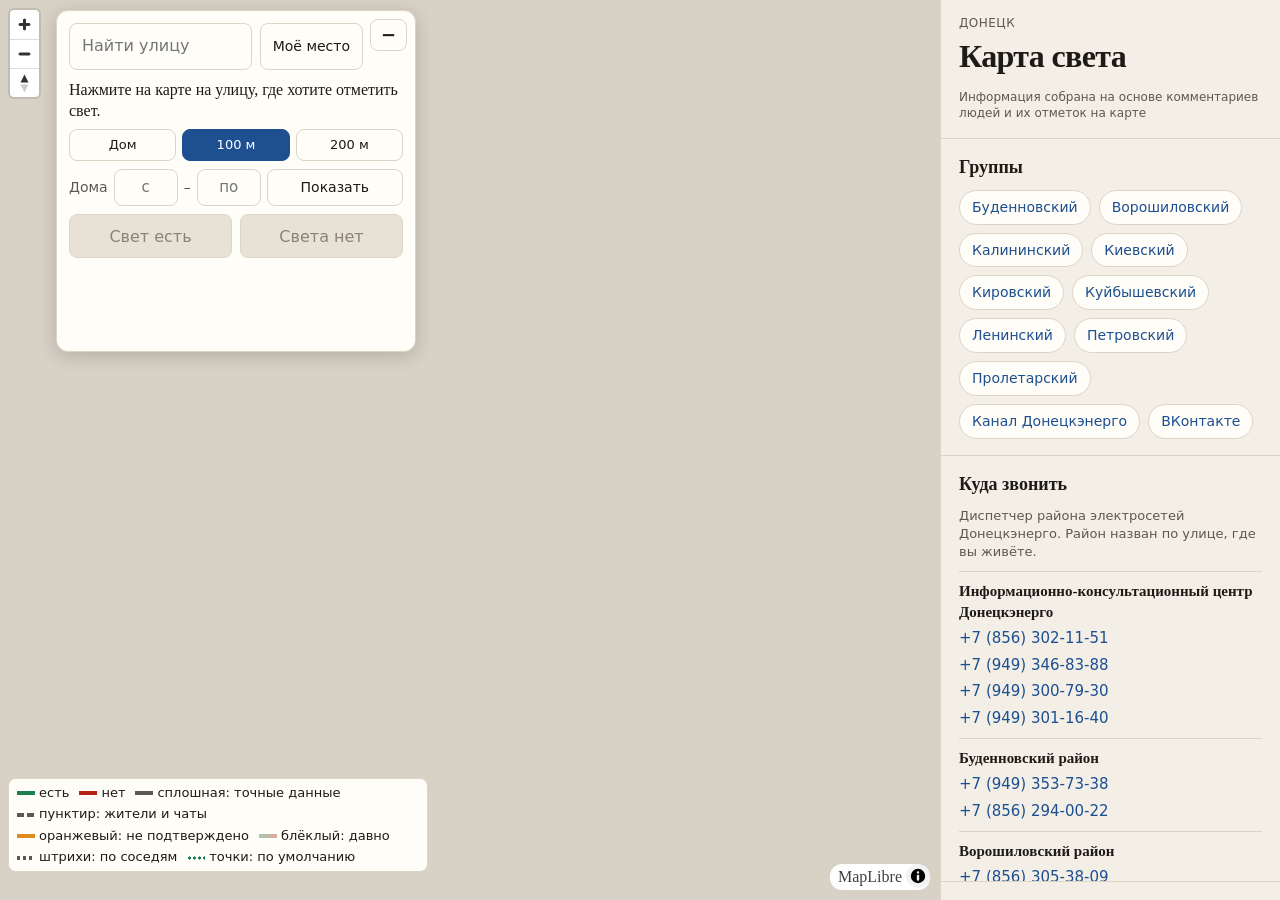
<file: index.html>
<!DOCTYPE html>
<html lang="ru">
<head>
  <meta charset="utf-8">
  <meta name="viewport" content="width=device-width, initial-scale=1">
  <meta name="yandex-verification" content="28be99af0fad154b">
  <title>Карта света Донецка: есть ли свет сейчас, отключения по улицам</title>
  <meta name="description" content="Карта света Донецка: по каждой улице видно, есть ли свет сейчас, когда отмечено и насколько этому можно верить. Отметки жителей, график отключений Киевского района, телефоны диспетчеров.">
  <meta name="robots" content="index, follow, max-image-preview:large">
  <meta name="theme-color" content="#f3efe6">
  <link rel="canonical" href="https://xn----ctbhcc4athwm3c.xn--p1ai/">
  <meta property="og:type" content="website">
  <meta property="og:site_name" content="Карта света">
  <meta property="og:locale" content="ru_RU">
  <meta property="og:title" content="Карта света Донецка: есть ли свет сейчас, отключения по улицам">
  <meta property="og:description" content="Карта света Донецка: по каждой улице видно, есть ли свет сейчас, когда отмечено и насколько этому можно верить. Отметки жителей, график отключений Киевского района, телефоны диспетчеров.">
  <meta property="og:url" content="https://xn----ctbhcc4athwm3c.xn--p1ai/">
  <meta property="og:image" content="https://xn----ctbhcc4athwm3c.xn--p1ai/og.png">
  <meta property="og:image:width" content="1200">
  <meta property="og:image:height" content="630">
  <meta name="twitter:card" content="summary_large_image">
  <meta name="twitter:title" content="Карта света Донецка: есть ли свет сейчас, отключения по улицам">
  <meta name="twitter:description" content="Карта света Донецка: по каждой улице видно, есть ли свет сейчас, когда отмечено и насколько этому можно верить. Отметки жителей, график отключений Киевского района, телефоны диспетчеров.">
  <meta name="twitter:image" content="https://xn----ctbhcc4athwm3c.xn--p1ai/og.png">
  <link rel="icon" type="image/png" sizes="120x120" href="/favicon-120.png">
  <link rel="icon" href="/favicon.svg" type="image/svg+xml">
  <link rel="apple-touch-icon" href="/apple-touch-icon.png">
  <script type="application/ld+json">{"@context": "https://schema.org", "@type": "WebSite", "name": "Карта света", "alternateName": ["Свет Донецк", "Свет-Донецк.рф"], "url": "https://xn----ctbhcc4athwm3c.xn--p1ai/", "inLanguage": "ru"}</script>
  <script type="application/ld+json">{"@context": "https://schema.org", "@type": "WebApplication", "name": "Карта света Донецка", "url": "https://xn----ctbhcc4athwm3c.xn--p1ai/", "applicationCategory": "UtilitiesApplication", "operatingSystem": "Any", "browserRequirements": "Requires JavaScript", "inLanguage": "ru", "description": "Карта света Донецка: по каждой улице видно, есть ли свет сейчас, когда отмечено и насколько этому можно верить. Отметки жителей, график отключений Киевского района, телефоны диспетчеров.", "areaServed": {"@type": "City", "name": "Донецк"}, "offers": {"@type": "Offer", "price": "0", "priceCurrency": "RUB"}}</script>
  <script type="application/ld+json">{"@context": "https://schema.org", "@type": "FAQPage", "mainEntity": [{"@type": "Question", "name": "Как узнать, есть ли свет в Донецке прямо сейчас?", "acceptedAnswer": {"@type": "Answer", "text": "Откройте карту света: цвет каждой улицы показывает последнюю отметку, а блёклость показывает её возраст. Зелёный значит «свет есть», красный «света нет», серый «за сутки данных нет». Нажмите на улицу, чтобы увидеть, когда её отмечали и сколько людей это подтвердили."}}, {"@type": "Question", "name": "Откуда берутся данные о свете?", "acceptedAnswer": {"@type": "Answer", "text": "Из отметок жителей на карте, сообщений в районных чатах и каналах, датчиков у жителей с постоянным интернетом и графика подачи света Киевского района. Точные данные рисуются сплошной линией, слова людей пунктиром."}}, {"@type": "Question", "name": "Куда звонить, если нет света?", "acceptedAnswer": {"@type": "Answer", "text": "В информационно-консультационный центр Донецкэнерго: +7 (856) 302-11-51 и +7 (949) 300-79-30. Телефоны диспетчеров всех девяти районов собраны на странице «Куда звонить»."}}, {"@type": "Question", "name": "Это официальный сайт Донецкэнерго?", "acceptedAnswer": {"@type": "Answer", "text": "Нет. Карта света независимый проект жителей: данные собраны из отметок людей и открытых источников, поэтому важное проверяйте по телефону диспетчера."}}, {"@type": "Question", "name": "Как отметить свет на своей улице?", "acceptedAnswer": {"@type": "Answer", "text": "Нажмите на карте на свою улицу, выберите размер области вокруг точки и кнопку «Свет есть» или «Света нет». Отметка сразу видна всем."}}]}</script>
  <link rel="stylesheet" href="vendor/maplibre/maplibre-gl.css">
  <link rel="stylesheet" href="styles.css?v=21">
  <script>
    (function(m,e,t,r,i,k,a){m[i]=m[i]||function(){(m[i].a=m[i].a||[]).push(arguments)};
    m[i].l=1*new Date();
    for (var j=0;j<document.scripts.length;j++){if(document.scripts[j].src===r){return;}}
    k=e.createElement(t),a=e.getElementsByTagName(t)[0],k.async=1,k.src=r,a.parentNode.insertBefore(k,a)})
    (window,document,"script","https://mc.yandex.ru/metrika/tag.js","ym");
    ym(113728535,"init",{clickmap:true,trackLinks:true,accurateTrackBounce:true});
  </script>
  <noscript><div><img src="https://mc.yandex.ru/watch/113728535" style="position:absolute;left:-9999px" alt=""></div></noscript>
</head>
<body>
  <main id="map">
    <section class="card" id="card">
      <button id="unpick" type="button" class="close" aria-label="Закрыть">×</button>
      <button id="fold" type="button" class="fold" aria-label="Свернуть окно" aria-expanded="true">−</button>
      <div class="search">
        <input id="query" type="search" placeholder="Найти улицу" autocomplete="off" aria-label="Улица">
        <button id="here" type="button" class="btn ghost">Моё место</button>
        <ul id="results" class="results" hidden></ul>
      </div>
      <p id="picked" class="picked">Нажмите на карте на улицу, где хотите отметить свет.</p>
      <div id="scopes" class="chips" role="group" aria-label="Длина участка">
        <button type="button" data-r="18">Дом</button>
        <button type="button" data-r="100" class="on">100 м</button>
        <button type="button" data-r="200">200 м</button>
      </div>
      <div class="houses">
        <span>Дома</span>
        <input id="h-from" type="text" inputmode="numeric" placeholder="с" autocomplete="off" aria-label="Дома с номера">
        <span>–</span>
        <input id="h-to" type="text" inputmode="numeric" placeholder="по" autocomplete="off" aria-label="Дома по номер">
        <button id="h-go" type="button" class="btn ghost">Показать</button>
      </div>
      <div class="actions">
        <button id="on" type="button" class="btn on" disabled>Свет есть</button>
        <button id="off" type="button" class="btn off" disabled>Света нет</button>
      </div>
      <p id="mark-note" class="note"></p>
      <div id="watch" class="watch" hidden>
        <p id="watch-text" class="watch-text"></p>
        <button id="watch-off" type="button" class="btn ghost" hidden>Отключить датчик</button>
      </div>
    </section>
    <p id="bulletin" class="bulletin" hidden></p>
    <div class="legend legend-overlay">
      <span><i class="swatch on"></i>есть</span>
      <span><i class="swatch off"></i>нет</span>
      <span><i class="swatch solid"></i>сплошная: точные данные</span>
      <span><i class="swatch dash"></i>пунктир: жители и чаты</span>
      <span><i class="swatch unv"></i>оранжевый: не подтверждено</span>
      <span><i class="swatch fade"></i>блёклый: давно</span>
      <span><i class="swatch nbr"></i>штрихи: по соседям</span>
      <span><i class="swatch base"></i>точки: по умолчанию</span>
    </div>
  </main>
  <aside>
    <header class="mast">
      <p class="eyebrow">Донецк</p>
      <h1>Карта света</h1>
      <p class="mast-note">Информация собрана на основе комментариев людей и их отметок на карте</p>
    </header>

    <section class="block">
      <h2>Группы</h2>
      <div id="groups" class="pills"></div>
    </section>

    <section class="block">
      <h2>Куда звонить</h2>
      <div id="phones"></div>
    </section>

    <section class="block">
      <h2>Разделы</h2>
      <div class="pills">
        <a class="pill" href="/rayony">Районы</a>
        <a class="pill" href="/ulicy">Улицы</a>
        <a class="pill" href="/grafik">График отключений</a>
        <a class="pill" href="/telefony">Куда звонить</a>
      </div>
    </section>

    <section class="block faq">
      <h2>Свет в Донецке: частые вопросы</h2>
      <h3>Как узнать, есть ли свет в Донецке прямо сейчас?</h3><p>Откройте карту света: цвет каждой улицы показывает последнюю отметку, а блёклость показывает её возраст. Зелёный значит «свет есть», красный «света нет», серый «за сутки данных нет». Нажмите на улицу, чтобы увидеть, когда её отмечали и сколько людей это подтвердили.</p><h3>Откуда берутся данные о свете?</h3><p>Из отметок жителей на карте, сообщений в районных чатах и каналах, датчиков у жителей с постоянным интернетом и графика подачи света Киевского района. Точные данные рисуются сплошной линией, слова людей пунктиром.</p><h3>Куда звонить, если нет света?</h3><p>В информационно-консультационный центр Донецкэнерго: +7 (856) 302-11-51 и +7 (949) 300-79-30. Телефоны диспетчеров всех девяти районов собраны на странице «Куда звонить».</p><h3>Это официальный сайт Донецкэнерго?</h3><p>Нет. Карта света независимый проект жителей: данные собраны из отметок людей и открытых источников, поэтому важное проверяйте по телефону диспетчера.</p><h3>Как отметить свет на своей улице?</h3><p>Нажмите на карте на свою улицу, выберите размер области вокруг точки и кнопку «Свет есть» или «Света нет». Отметка сразу видна всем.</p>
    </section>

    <p class="foot"><a href="{{HOME}}">Город Донецк</a>. <a href="about.html">О карте и источниках</a>. Линии улиц © участники OpenStreetMap.</p>

    <div id="last-mark" class="last-mark" aria-live="polite"></div>
  </aside>
  <script src="vendor/maplibre/maplibre-gl.js"></script>
  <script src="app.js?v=33"></script>
</body>
</html>
</file>
<file: vendor/maplibre/maplibre-gl.css>
.maplibregl-map{font:12px/20px Helvetica Neue,Arial,Helvetica,sans-serif;overflow:hidden;position:relative;-webkit-tap-highlight-color:rgb(0 0 0/0)}.maplibregl-canvas{left:0;position:absolute;top:0}.maplibregl-map:fullscreen{height:100%;width:100%}.maplibregl-ctrl-group button.maplibregl-ctrl-compass{touch-action:none}.maplibregl-canvas-container.maplibregl-interactive,.maplibregl-ctrl-group button.maplibregl-ctrl-compass{cursor:grab;-webkit-user-select:none;-moz-user-select:none;user-select:none}.maplibregl-canvas-container.maplibregl-interactive.maplibregl-track-pointer{cursor:pointer}.maplibregl-canvas-container.maplibregl-interactive:active,.maplibregl-ctrl-group button.maplibregl-ctrl-compass:active{cursor:grabbing}.maplibregl-canvas-container.maplibregl-touch-zoom-rotate,.maplibregl-canvas-container.maplibregl-touch-zoom-rotate .maplibregl-canvas{touch-action:pan-x pan-y}.maplibregl-canvas-container.maplibregl-touch-drag-pan,.maplibregl-canvas-container.maplibregl-touch-drag-pan .maplibregl-canvas{touch-action:pinch-zoom}.maplibregl-canvas-container.maplibregl-touch-zoom-rotate.maplibregl-touch-drag-pan,.maplibregl-canvas-container.maplibregl-touch-zoom-rotate.maplibregl-touch-drag-pan .maplibregl-canvas{touch-action:none}.maplibregl-canvas-container.maplibregl-touch-drag-pan.maplibregl-cooperative-gestures,.maplibregl-canvas-container.maplibregl-touch-drag-pan.maplibregl-cooperative-gestures .maplibregl-canvas{touch-action:pan-x pan-y}.maplibregl-ctrl-bottom-left,.maplibregl-ctrl-bottom-right,.maplibregl-ctrl-top-left,.maplibregl-ctrl-top-right{pointer-events:none;position:absolute;z-index:2}.maplibregl-ctrl-top-left{left:0;top:0}.maplibregl-ctrl-top-right{right:0;top:0}.maplibregl-ctrl-bottom-left{bottom:0;left:0}.maplibregl-ctrl-bottom-right{bottom:0;right:0}.maplibregl-ctrl{clear:both;pointer-events:auto;transform:translate(0)}.maplibregl-ctrl-top-left .maplibregl-ctrl{float:left;margin:10px 0 0 10px}.maplibregl-ctrl-top-right .maplibregl-ctrl{float:right;margin:10px 10px 0 0}.maplibregl-ctrl-bottom-left .maplibregl-ctrl{float:left;margin:0 0 10px 10px}.maplibregl-ctrl-bottom-right .maplibregl-ctrl{float:right;margin:0 10px 10px 0}.maplibregl-ctrl-group{background:#fff;border-radius:4px}.maplibregl-ctrl-group:not(:empty){box-shadow:0 0 0 2px rgba(0,0,0,.1)}@media (forced-colors:active){.maplibregl-ctrl-group:not(:empty){box-shadow:0 0 0 2px ButtonText}}.maplibregl-ctrl-group button{background-color:transparent;border:0;box-sizing:border-box;cursor:pointer;display:block;height:29px;outline:none;padding:0;width:29px}.maplibregl-ctrl-group button+button{border-top:1px solid #ddd}.maplibregl-ctrl button .maplibregl-ctrl-icon{background-position:50%;background-repeat:no-repeat;display:block;height:100%;width:100%}@media (forced-colors:active){.maplibregl-ctrl-icon{background-color:transparent}.maplibregl-ctrl-group button+button{border-top:1px solid ButtonText}}.maplibregl-ctrl button::-moz-focus-inner{border:0;padding:0}.maplibregl-ctrl-attrib-button:focus,.maplibregl-ctrl-group button:focus{box-shadow:0 0 2px 2px #0096ff}.maplibregl-ctrl button:disabled{cursor:not-allowed}.maplibregl-ctrl button:disabled .maplibregl-ctrl-icon{opacity:.25}@media (hover:hover){.maplibregl-ctrl button:not(:disabled):hover{background-color:rgb(0 0 0/5%)}}.maplibregl-ctrl button:not(:disabled):active{background-color:rgb(0 0 0/5%)}.maplibregl-ctrl-group button:focus:focus-visible{box-shadow:0 0 2px 2px #0096ff}.maplibregl-ctrl-group button:focus:not(:focus-visible){box-shadow:none}.maplibregl-ctrl-group button:focus:first-child{border-radius:4px 4px 0 0}.maplibregl-ctrl-group button:focus:last-child{border-radius:0 0 4px 4px}.maplibregl-ctrl-group button:focus:only-child{border-radius:inherit}.maplibregl-ctrl button.maplibregl-ctrl-zoom-out .maplibregl-ctrl-icon{background-image:url("data:image/svg+xml;charset=utf-8,%3Csvg xmlns='http://www.w3.org/2000/svg' width='29' height='29' fill='%23333' viewBox='0 0 29 29'%3E%3Cpath d='M10 13c-.75 0-1.5.75-1.5 1.5S9.25 16 10 16h9c.75 0 1.5-.75 1.5-1.5S19.75 13 19 13z'/%3E%3C/svg%3E")}.maplibregl-ctrl button.maplibregl-ctrl-zoom-in .maplibregl-ctrl-icon{background-image:url("data:image/svg+xml;charset=utf-8,%3Csvg xmlns='http://www.w3.org/2000/svg' width='29' height='29' fill='%23333' viewBox='0 0 29 29'%3E%3Cpath d='M14.5 8.5c-.75 0-1.5.75-1.5 1.5v3h-3c-.75 0-1.5.75-1.5 1.5S9.25 16 10 16h3v3c0 .75.75 1.5 1.5 1.5S16 19.75 16 19v-3h3c.75 0 1.5-.75 1.5-1.5S19.75 13 19 13h-3v-3c0-.75-.75-1.5-1.5-1.5'/%3E%3C/svg%3E")}@media (forced-colors:active){.maplibregl-ctrl button.maplibregl-ctrl-zoom-out .maplibregl-ctrl-icon{background-image:url("data:image/svg+xml;charset=utf-8,%3Csvg xmlns='http://www.w3.org/2000/svg' width='29' height='29' fill='%23fff' viewBox='0 0 29 29'%3E%3Cpath d='M10 13c-.75 0-1.5.75-1.5 1.5S9.25 16 10 16h9c.75 0 1.5-.75 1.5-1.5S19.75 13 19 13z'/%3E%3C/svg%3E")}.maplibregl-ctrl button.maplibregl-ctrl-zoom-in .maplibregl-ctrl-icon{background-image:url("data:image/svg+xml;charset=utf-8,%3Csvg xmlns='http://www.w3.org/2000/svg' width='29' height='29' fill='%23fff' viewBox='0 0 29 29'%3E%3Cpath d='M14.5 8.5c-.75 0-1.5.75-1.5 1.5v3h-3c-.75 0-1.5.75-1.5 1.5S9.25 16 10 16h3v3c0 .75.75 1.5 1.5 1.5S16 19.75 16 19v-3h3c.75 0 1.5-.75 1.5-1.5S19.75 13 19 13h-3v-3c0-.75-.75-1.5-1.5-1.5'/%3E%3C/svg%3E")}}@media (forced-colors:active) and (prefers-color-scheme:light){.maplibregl-ctrl button.maplibregl-ctrl-zoom-out .maplibregl-ctrl-icon{background-image:url("data:image/svg+xml;charset=utf-8,%3Csvg xmlns='http://www.w3.org/2000/svg' width='29' height='29' viewBox='0 0 29 29'%3E%3Cpath d='M10 13c-.75 0-1.5.75-1.5 1.5S9.25 16 10 16h9c.75 0 1.5-.75 1.5-1.5S19.75 13 19 13z'/%3E%3C/svg%3E")}.maplibregl-ctrl button.maplibregl-ctrl-zoom-in .maplibregl-ctrl-icon{background-image:url("data:image/svg+xml;charset=utf-8,%3Csvg xmlns='http://www.w3.org/2000/svg' width='29' height='29' viewBox='0 0 29 29'%3E%3Cpath d='M14.5 8.5c-.75 0-1.5.75-1.5 1.5v3h-3c-.75 0-1.5.75-1.5 1.5S9.25 16 10 16h3v3c0 .75.75 1.5 1.5 1.5S16 19.75 16 19v-3h3c.75 0 1.5-.75 1.5-1.5S19.75 13 19 13h-3v-3c0-.75-.75-1.5-1.5-1.5'/%3E%3C/svg%3E")}}.maplibregl-ctrl button.maplibregl-ctrl-fullscreen .maplibregl-ctrl-icon{background-image:url("data:image/svg+xml;charset=utf-8,%3Csvg xmlns='http://www.w3.org/2000/svg' width='29' height='29' fill='%23333' viewBox='0 0 29 29'%3E%3Cpath d='M24 16v5.5c0 1.75-.75 2.5-2.5 2.5H16v-1l3-1.5-4-5.5 1-1 5.5 4 1.5-3zM6 16l1.5 3 5.5-4 1 1-4 5.5 3 1.5v1H7.5C5.75 24 5 23.25 5 21.5V16zm7-11v1l-3 1.5 4 5.5-1 1-5.5-4L6 13H5V7.5C5 5.75 5.75 5 7.5 5zm11 2.5c0-1.75-.75-2.5-2.5-2.5H16v1l3 1.5-4 5.5 1 1 5.5-4 1.5 3h1z'/%3E%3C/svg%3E")}.maplibregl-ctrl button.maplibregl-ctrl-shrink .maplibregl-ctrl-icon{background-image:url("data:image/svg+xml;charset=utf-8,%3Csvg xmlns='http://www.w3.org/2000/svg' width='29' height='29' viewBox='0 0 29 29'%3E%3Cpath d='M18.5 16c-1.75 0-2.5.75-2.5 2.5V24h1l1.5-3 5.5 4 1-1-4-5.5 3-1.5v-1zM13 18.5c0-1.75-.75-2.5-2.5-2.5H5v1l3 1.5L4 24l1 1 5.5-4 1.5 3h1zm3-8c0 1.75.75 2.5 2.5 2.5H24v-1l-3-1.5L25 5l-1-1-5.5 4L17 5h-1zM10.5 13c1.75 0 2.5-.75 2.5-2.5V5h-1l-1.5 3L5 4 4 5l4 5.5L5 12v1z'/%3E%3C/svg%3E")}@media (forced-colors:active){.maplibregl-ctrl button.maplibregl-ctrl-fullscreen .maplibregl-ctrl-icon{background-image:url("data:image/svg+xml;charset=utf-8,%3Csvg xmlns='http://www.w3.org/2000/svg' width='29' height='29' fill='%23fff' viewBox='0 0 29 29'%3E%3Cpath d='M24 16v5.5c0 1.75-.75 2.5-2.5 2.5H16v-1l3-1.5-4-5.5 1-1 5.5 4 1.5-3zM6 16l1.5 3 5.5-4 1 1-4 5.5 3 1.5v1H7.5C5.75 24 5 23.25 5 21.5V16zm7-11v1l-3 1.5 4 5.5-1 1-5.5-4L6 13H5V7.5C5 5.75 5.75 5 7.5 5zm11 2.5c0-1.75-.75-2.5-2.5-2.5H16v1l3 1.5-4 5.5 1 1 5.5-4 1.5 3h1z'/%3E%3C/svg%3E")}.maplibregl-ctrl button.maplibregl-ctrl-shrink .maplibregl-ctrl-icon{background-image:url("data:image/svg+xml;charset=utf-8,%3Csvg xmlns='http://www.w3.org/2000/svg' width='29' height='29' fill='%23fff' viewBox='0 0 29 29'%3E%3Cpath d='M18.5 16c-1.75 0-2.5.75-2.5 2.5V24h1l1.5-3 5.5 4 1-1-4-5.5 3-1.5v-1zM13 18.5c0-1.75-.75-2.5-2.5-2.5H5v1l3 1.5L4 24l1 1 5.5-4 1.5 3h1zm3-8c0 1.75.75 2.5 2.5 2.5H24v-1l-3-1.5L25 5l-1-1-5.5 4L17 5h-1zM10.5 13c1.75 0 2.5-.75 2.5-2.5V5h-1l-1.5 3L5 4 4 5l4 5.5L5 12v1z'/%3E%3C/svg%3E")}}@media (forced-colors:active) and (prefers-color-scheme:light){.maplibregl-ctrl button.maplibregl-ctrl-fullscreen .maplibregl-ctrl-icon{background-image:url("data:image/svg+xml;charset=utf-8,%3Csvg xmlns='http://www.w3.org/2000/svg' width='29' height='29' viewBox='0 0 29 29'%3E%3Cpath d='M24 16v5.5c0 1.75-.75 2.5-2.5 2.5H16v-1l3-1.5-4-5.5 1-1 5.5 4 1.5-3zM6 16l1.5 3 5.5-4 1 1-4 5.5 3 1.5v1H7.5C5.75 24 5 23.25 5 21.5V16zm7-11v1l-3 1.5 4 5.5-1 1-5.5-4L6 13H5V7.5C5 5.75 5.75 5 7.5 5zm11 2.5c0-1.75-.75-2.5-2.5-2.5H16v1l3 1.5-4 5.5 1 1 5.5-4 1.5 3h1z'/%3E%3C/svg%3E")}.maplibregl-ctrl button.maplibregl-ctrl-shrink .maplibregl-ctrl-icon{background-image:url("data:image/svg+xml;charset=utf-8,%3Csvg xmlns='http://www.w3.org/2000/svg' width='29' height='29' viewBox='0 0 29 29'%3E%3Cpath d='M18.5 16c-1.75 0-2.5.75-2.5 2.5V24h1l1.5-3 5.5 4 1-1-4-5.5 3-1.5v-1zM13 18.5c0-1.75-.75-2.5-2.5-2.5H5v1l3 1.5L4 24l1 1 5.5-4 1.5 3h1zm3-8c0 1.75.75 2.5 2.5 2.5H24v-1l-3-1.5L25 5l-1-1-5.5 4L17 5h-1zM10.5 13c1.75 0 2.5-.75 2.5-2.5V5h-1l-1.5 3L5 4 4 5l4 5.5L5 12v1z'/%3E%3C/svg%3E")}}.maplibregl-ctrl button.maplibregl-ctrl-compass .maplibregl-ctrl-icon{background-image:url("data:image/svg+xml;charset=utf-8,%3Csvg xmlns='http://www.w3.org/2000/svg' width='29' height='29' fill='%23333' viewBox='0 0 29 29'%3E%3Cpath d='m10.5 14 4-8 4 8z'/%3E%3Cpath fill='%23ccc' d='m10.5 16 4 8 4-8z'/%3E%3C/svg%3E")}@media (forced-colors:active){.maplibregl-ctrl button.maplibregl-ctrl-compass .maplibregl-ctrl-icon{background-image:url("data:image/svg+xml;charset=utf-8,%3Csvg xmlns='http://www.w3.org/2000/svg' width='29' height='29' fill='%23fff' viewBox='0 0 29 29'%3E%3Cpath d='m10.5 14 4-8 4 8z'/%3E%3Cpath fill='%23ccc' d='m10.5 16 4 8 4-8z'/%3E%3C/svg%3E")}}@media (forced-colors:active) and (prefers-color-scheme:light){.maplibregl-ctrl button.maplibregl-ctrl-compass .maplibregl-ctrl-icon{background-image:url("data:image/svg+xml;charset=utf-8,%3Csvg xmlns='http://www.w3.org/2000/svg' width='29' height='29' viewBox='0 0 29 29'%3E%3Cpath d='m10.5 14 4-8 4 8z'/%3E%3Cpath fill='%23ccc' d='m10.5 16 4 8 4-8z'/%3E%3C/svg%3E")}}.maplibregl-ctrl button.maplibregl-ctrl-globe .maplibregl-ctrl-icon{background-image:url("data:image/svg+xml;charset=utf-8,%3Csvg xmlns='http://www.w3.org/2000/svg' width='22' height='22' fill='none' stroke='%23333' viewBox='0 0 22 22'%3E%3Ccircle cx='11' cy='11' r='8.5'/%3E%3Cpath d='M17.5 11c0 4.819-3.02 8.5-6.5 8.5S4.5 15.819 4.5 11 7.52 2.5 11 2.5s6.5 3.681 6.5 8.5Z'/%3E%3Cpath d='M13.5 11c0 2.447-.331 4.64-.853 6.206-.262.785-.562 1.384-.872 1.777-.314.399-.58.517-.775.517s-.461-.118-.775-.517c-.31-.393-.61-.992-.872-1.777C8.831 15.64 8.5 13.446 8.5 11s.331-4.64.853-6.206c.262-.785.562-1.384.872-1.777.314-.399.58-.517.775-.517s.461.118.775.517c.31.393.61.992.872 1.777.522 1.565.853 3.76.853 6.206Z'/%3E%3Cpath d='M11 7.5c-1.909 0-3.622-.166-4.845-.428-.616-.132-1.08-.283-1.379-.434a1.3 1.3 0 0 1-.224-.138q.07-.058.224-.138c.299-.151.763-.302 1.379-.434C7.378 5.666 9.091 5.5 11 5.5s3.622.166 4.845.428c.616.132 1.08.283 1.379.434.105.053.177.1.224.138q-.07.058-.224.138c-.299.151-.763.302-1.379.434-1.223.262-2.936.428-4.845.428ZM4.486 6.436ZM11 16.5c-1.909 0-3.622-.166-4.845-.428-.616-.132-1.08-.283-1.379-.434a1.3 1.3 0 0 1-.224-.138 1.3 1.3 0 0 1 .224-.138c.299-.151.763-.302 1.379-.434C7.378 14.666 9.091 14.5 11 14.5s3.622.166 4.845.428c.616.132 1.08.283 1.379.434.105.053.177.1.224.138a1.3 1.3 0 0 1-.224.138c-.299.151-.763.302-1.379.434-1.223.262-2.936.428-4.845.428Zm-6.514-1.064ZM11 12.5c-2.46 0-4.672-.222-6.255-.574-.796-.177-1.406-.38-1.805-.59a1.5 1.5 0 0 1-.39-.272.3.3 0 0 1-.047-.064.3.3 0 0 1 .048-.064c.066-.073.189-.167.389-.272.399-.21 1.009-.413 1.805-.59C6.328 9.722 8.54 9.5 11 9.5s4.672.222 6.256.574c.795.177 1.405.38 1.804.59.2.105.323.2.39.272a.3.3 0 0 1 .047.064.3.3 0 0 1-.048.064 1.4 1.4 0 0 1-.389.272c-.399.21-1.009.413-1.804.59-1.584.352-3.796.574-6.256.574Zm-8.501-1.51v.002zm0 .018v.002zm17.002.002v-.002zm0-.018v-.002z'/%3E%3C/svg%3E")}.maplibregl-ctrl button.maplibregl-ctrl-globe-enabled .maplibregl-ctrl-icon{background-image:url("data:image/svg+xml;charset=utf-8,%3Csvg xmlns='http://www.w3.org/2000/svg' width='22' height='22' fill='none' stroke='%2333b5e5' viewBox='0 0 22 22'%3E%3Ccircle cx='11' cy='11' r='8.5'/%3E%3Cpath d='M17.5 11c0 4.819-3.02 8.5-6.5 8.5S4.5 15.819 4.5 11 7.52 2.5 11 2.5s6.5 3.681 6.5 8.5Z'/%3E%3Cpath d='M13.5 11c0 2.447-.331 4.64-.853 6.206-.262.785-.562 1.384-.872 1.777-.314.399-.58.517-.775.517s-.461-.118-.775-.517c-.31-.393-.61-.992-.872-1.777C8.831 15.64 8.5 13.446 8.5 11s.331-4.64.853-6.206c.262-.785.562-1.384.872-1.777.314-.399.58-.517.775-.517s.461.118.775.517c.31.393.61.992.872 1.777.522 1.565.853 3.76.853 6.206Z'/%3E%3Cpath d='M11 7.5c-1.909 0-3.622-.166-4.845-.428-.616-.132-1.08-.283-1.379-.434a1.3 1.3 0 0 1-.224-.138q.07-.058.224-.138c.299-.151.763-.302 1.379-.434C7.378 5.666 9.091 5.5 11 5.5s3.622.166 4.845.428c.616.132 1.08.283 1.379.434.105.053.177.1.224.138q-.07.058-.224.138c-.299.151-.763.302-1.379.434-1.223.262-2.936.428-4.845.428ZM4.486 6.436ZM11 16.5c-1.909 0-3.622-.166-4.845-.428-.616-.132-1.08-.283-1.379-.434a1.3 1.3 0 0 1-.224-.138 1.3 1.3 0 0 1 .224-.138c.299-.151.763-.302 1.379-.434C7.378 14.666 9.091 14.5 11 14.5s3.622.166 4.845.428c.616.132 1.08.283 1.379.434.105.053.177.1.224.138a1.3 1.3 0 0 1-.224.138c-.299.151-.763.302-1.379.434-1.223.262-2.936.428-4.845.428Zm-6.514-1.064ZM11 12.5c-2.46 0-4.672-.222-6.255-.574-.796-.177-1.406-.38-1.805-.59a1.5 1.5 0 0 1-.39-.272.3.3 0 0 1-.047-.064.3.3 0 0 1 .048-.064c.066-.073.189-.167.389-.272.399-.21 1.009-.413 1.805-.59C6.328 9.722 8.54 9.5 11 9.5s4.672.222 6.256.574c.795.177 1.405.38 1.804.59.2.105.323.2.39.272a.3.3 0 0 1 .047.064.3.3 0 0 1-.048.064 1.4 1.4 0 0 1-.389.272c-.399.21-1.009.413-1.804.59-1.584.352-3.796.574-6.256.574Zm-8.501-1.51v.002zm0 .018v.002zm17.002.002v-.002zm0-.018v-.002z'/%3E%3C/svg%3E")}.maplibregl-ctrl button.maplibregl-ctrl-terrain .maplibregl-ctrl-icon{background-image:url("data:image/svg+xml;charset=utf-8,%3Csvg xmlns='http://www.w3.org/2000/svg' width='22' height='22' fill='%23333' viewBox='0 0 22 22'%3E%3Cpath d='m1.754 13.406 4.453-4.851 3.09 3.09 3.281 3.277.969-.969-3.309-3.312 3.844-4.121 6.148 6.886h1.082v-.855l-7.207-8.07-4.84 5.187L6.169 6.57l-5.48 5.965v.871ZM.688 16.844h20.625v1.375H.688Zm0 0'/%3E%3C/svg%3E")}.maplibregl-ctrl button.maplibregl-ctrl-terrain-enabled .maplibregl-ctrl-icon{background-image:url("data:image/svg+xml;charset=utf-8,%3Csvg xmlns='http://www.w3.org/2000/svg' width='22' height='22' fill='%2333b5e5' viewBox='0 0 22 22'%3E%3Cpath d='m1.754 13.406 4.453-4.851 3.09 3.09 3.281 3.277.969-.969-3.309-3.312 3.844-4.121 6.148 6.886h1.082v-.855l-7.207-8.07-4.84 5.187L6.169 6.57l-5.48 5.965v.871ZM.688 16.844h20.625v1.375H.688Zm0 0'/%3E%3C/svg%3E")}.maplibregl-ctrl button.maplibregl-ctrl-geolocate .maplibregl-ctrl-icon{background-image:url("data:image/svg+xml;charset=utf-8,%3Csvg xmlns='http://www.w3.org/2000/svg' width='29' height='29' fill='%23333' viewBox='0 0 20 20'%3E%3Cpath d='M10 4C9 4 9 5 9 5v.1A5 5 0 0 0 5.1 9H5s-1 0-1 1 1 1 1 1h.1A5 5 0 0 0 9 14.9v.1s0 1 1 1 1-1 1-1v-.1a5 5 0 0 0 3.9-3.9h.1s1 0 1-1-1-1-1-1h-.1A5 5 0 0 0 11 5.1V5s0-1-1-1m0 2.5a3.5 3.5 0 1 1 0 7 3.5 3.5 0 1 1 0-7'/%3E%3Ccircle cx='10' cy='10' r='2'/%3E%3C/svg%3E")}.maplibregl-ctrl button.maplibregl-ctrl-geolocate:disabled .maplibregl-ctrl-icon{background-image:url("data:image/svg+xml;charset=utf-8,%3Csvg xmlns='http://www.w3.org/2000/svg' width='29' height='29' fill='%23aaa' viewBox='0 0 20 20'%3E%3Cpath d='M10 4C9 4 9 5 9 5v.1A5 5 0 0 0 5.1 9H5s-1 0-1 1 1 1 1 1h.1A5 5 0 0 0 9 14.9v.1s0 1 1 1 1-1 1-1v-.1a5 5 0 0 0 3.9-3.9h.1s1 0 1-1-1-1-1-1h-.1A5 5 0 0 0 11 5.1V5s0-1-1-1m0 2.5a3.5 3.5 0 1 1 0 7 3.5 3.5 0 1 1 0-7'/%3E%3Ccircle cx='10' cy='10' r='2'/%3E%3Cpath fill='red' d='m14 5 1 1-9 9-1-1z'/%3E%3C/svg%3E")}.maplibregl-ctrl button.maplibregl-ctrl-geolocate.maplibregl-ctrl-geolocate-active .maplibregl-ctrl-icon{background-image:url("data:image/svg+xml;charset=utf-8,%3Csvg xmlns='http://www.w3.org/2000/svg' width='29' height='29' fill='%2333b5e5' viewBox='0 0 20 20'%3E%3Cpath d='M10 4C9 4 9 5 9 5v.1A5 5 0 0 0 5.1 9H5s-1 0-1 1 1 1 1 1h.1A5 5 0 0 0 9 14.9v.1s0 1 1 1 1-1 1-1v-.1a5 5 0 0 0 3.9-3.9h.1s1 0 1-1-1-1-1-1h-.1A5 5 0 0 0 11 5.1V5s0-1-1-1m0 2.5a3.5 3.5 0 1 1 0 7 3.5 3.5 0 1 1 0-7'/%3E%3Ccircle cx='10' cy='10' r='2'/%3E%3C/svg%3E")}.maplibregl-ctrl button.maplibregl-ctrl-geolocate.maplibregl-ctrl-geolocate-active-error .maplibregl-ctrl-icon{background-image:url("data:image/svg+xml;charset=utf-8,%3Csvg xmlns='http://www.w3.org/2000/svg' width='29' height='29' fill='%23e58978' viewBox='0 0 20 20'%3E%3Cpath d='M10 4C9 4 9 5 9 5v.1A5 5 0 0 0 5.1 9H5s-1 0-1 1 1 1 1 1h.1A5 5 0 0 0 9 14.9v.1s0 1 1 1 1-1 1-1v-.1a5 5 0 0 0 3.9-3.9h.1s1 0 1-1-1-1-1-1h-.1A5 5 0 0 0 11 5.1V5s0-1-1-1m0 2.5a3.5 3.5 0 1 1 0 7 3.5 3.5 0 1 1 0-7'/%3E%3Ccircle cx='10' cy='10' r='2'/%3E%3C/svg%3E")}.maplibregl-ctrl button.maplibregl-ctrl-geolocate.maplibregl-ctrl-geolocate-background .maplibregl-ctrl-icon{background-image:url("data:image/svg+xml;charset=utf-8,%3Csvg xmlns='http://www.w3.org/2000/svg' width='29' height='29' fill='%2333b5e5' viewBox='0 0 20 20'%3E%3Cpath d='M10 4C9 4 9 5 9 5v.1A5 5 0 0 0 5.1 9H5s-1 0-1 1 1 1 1 1h.1A5 5 0 0 0 9 14.9v.1s0 1 1 1 1-1 1-1v-.1a5 5 0 0 0 3.9-3.9h.1s1 0 1-1-1-1-1-1h-.1A5 5 0 0 0 11 5.1V5s0-1-1-1m0 2.5a3.5 3.5 0 1 1 0 7 3.5 3.5 0 1 1 0-7'/%3E%3C/svg%3E")}.maplibregl-ctrl button.maplibregl-ctrl-geolocate.maplibregl-ctrl-geolocate-background-error .maplibregl-ctrl-icon{background-image:url("data:image/svg+xml;charset=utf-8,%3Csvg xmlns='http://www.w3.org/2000/svg' width='29' height='29' fill='%23e54e33' viewBox='0 0 20 20'%3E%3Cpath d='M10 4C9 4 9 5 9 5v.1A5 5 0 0 0 5.1 9H5s-1 0-1 1 1 1 1 1h.1A5 5 0 0 0 9 14.9v.1s0 1 1 1 1-1 1-1v-.1a5 5 0 0 0 3.9-3.9h.1s1 0 1-1-1-1-1-1h-.1A5 5 0 0 0 11 5.1V5s0-1-1-1m0 2.5a3.5 3.5 0 1 1 0 7 3.5 3.5 0 1 1 0-7'/%3E%3C/svg%3E")}.maplibregl-ctrl button.maplibregl-ctrl-geolocate.maplibregl-ctrl-geolocate-waiting .maplibregl-ctrl-icon{animation:maplibregl-spin 2s linear infinite}@media (forced-colors:active){.maplibregl-ctrl button.maplibregl-ctrl-geolocate .maplibregl-ctrl-icon{background-image:url("data:image/svg+xml;charset=utf-8,%3Csvg xmlns='http://www.w3.org/2000/svg' width='29' height='29' fill='%23fff' viewBox='0 0 20 20'%3E%3Cpath d='M10 4C9 4 9 5 9 5v.1A5 5 0 0 0 5.1 9H5s-1 0-1 1 1 1 1 1h.1A5 5 0 0 0 9 14.9v.1s0 1 1 1 1-1 1-1v-.1a5 5 0 0 0 3.9-3.9h.1s1 0 1-1-1-1-1-1h-.1A5 5 0 0 0 11 5.1V5s0-1-1-1m0 2.5a3.5 3.5 0 1 1 0 7 3.5 3.5 0 1 1 0-7'/%3E%3Ccircle cx='10' cy='10' r='2'/%3E%3C/svg%3E")}.maplibregl-ctrl button.maplibregl-ctrl-geolocate:disabled .maplibregl-ctrl-icon{background-image:url("data:image/svg+xml;charset=utf-8,%3Csvg xmlns='http://www.w3.org/2000/svg' width='29' height='29' fill='%23999' viewBox='0 0 20 20'%3E%3Cpath d='M10 4C9 4 9 5 9 5v.1A5 5 0 0 0 5.1 9H5s-1 0-1 1 1 1 1 1h.1A5 5 0 0 0 9 14.9v.1s0 1 1 1 1-1 1-1v-.1a5 5 0 0 0 3.9-3.9h.1s1 0 1-1-1-1-1-1h-.1A5 5 0 0 0 11 5.1V5s0-1-1-1m0 2.5a3.5 3.5 0 1 1 0 7 3.5 3.5 0 1 1 0-7'/%3E%3Ccircle cx='10' cy='10' r='2'/%3E%3Cpath fill='red' d='m14 5 1 1-9 9-1-1z'/%3E%3C/svg%3E")}.maplibregl-ctrl button.maplibregl-ctrl-geolocate.maplibregl-ctrl-geolocate-active .maplibregl-ctrl-icon{background-image:url("data:image/svg+xml;charset=utf-8,%3Csvg xmlns='http://www.w3.org/2000/svg' width='29' height='29' fill='%2333b5e5' viewBox='0 0 20 20'%3E%3Cpath d='M10 4C9 4 9 5 9 5v.1A5 5 0 0 0 5.1 9H5s-1 0-1 1 1 1 1 1h.1A5 5 0 0 0 9 14.9v.1s0 1 1 1 1-1 1-1v-.1a5 5 0 0 0 3.9-3.9h.1s1 0 1-1-1-1-1-1h-.1A5 5 0 0 0 11 5.1V5s0-1-1-1m0 2.5a3.5 3.5 0 1 1 0 7 3.5 3.5 0 1 1 0-7'/%3E%3Ccircle cx='10' cy='10' r='2'/%3E%3C/svg%3E")}.maplibregl-ctrl button.maplibregl-ctrl-geolocate.maplibregl-ctrl-geolocate-active-error .maplibregl-ctrl-icon{background-image:url("data:image/svg+xml;charset=utf-8,%3Csvg xmlns='http://www.w3.org/2000/svg' width='29' height='29' fill='%23e58978' viewBox='0 0 20 20'%3E%3Cpath d='M10 4C9 4 9 5 9 5v.1A5 5 0 0 0 5.1 9H5s-1 0-1 1 1 1 1 1h.1A5 5 0 0 0 9 14.9v.1s0 1 1 1 1-1 1-1v-.1a5 5 0 0 0 3.9-3.9h.1s1 0 1-1-1-1-1-1h-.1A5 5 0 0 0 11 5.1V5s0-1-1-1m0 2.5a3.5 3.5 0 1 1 0 7 3.5 3.5 0 1 1 0-7'/%3E%3Ccircle cx='10' cy='10' r='2'/%3E%3C/svg%3E")}.maplibregl-ctrl button.maplibregl-ctrl-geolocate.maplibregl-ctrl-geolocate-background .maplibregl-ctrl-icon{background-image:url("data:image/svg+xml;charset=utf-8,%3Csvg xmlns='http://www.w3.org/2000/svg' width='29' height='29' fill='%2333b5e5' viewBox='0 0 20 20'%3E%3Cpath d='M10 4C9 4 9 5 9 5v.1A5 5 0 0 0 5.1 9H5s-1 0-1 1 1 1 1 1h.1A5 5 0 0 0 9 14.9v.1s0 1 1 1 1-1 1-1v-.1a5 5 0 0 0 3.9-3.9h.1s1 0 1-1-1-1-1-1h-.1A5 5 0 0 0 11 5.1V5s0-1-1-1m0 2.5a3.5 3.5 0 1 1 0 7 3.5 3.5 0 1 1 0-7'/%3E%3C/svg%3E")}.maplibregl-ctrl button.maplibregl-ctrl-geolocate.maplibregl-ctrl-geolocate-background-error .maplibregl-ctrl-icon{background-image:url("data:image/svg+xml;charset=utf-8,%3Csvg xmlns='http://www.w3.org/2000/svg' width='29' height='29' fill='%23e54e33' viewBox='0 0 20 20'%3E%3Cpath d='M10 4C9 4 9 5 9 5v.1A5 5 0 0 0 5.1 9H5s-1 0-1 1 1 1 1 1h.1A5 5 0 0 0 9 14.9v.1s0 1 1 1 1-1 1-1v-.1a5 5 0 0 0 3.9-3.9h.1s1 0 1-1-1-1-1-1h-.1A5 5 0 0 0 11 5.1V5s0-1-1-1m0 2.5a3.5 3.5 0 1 1 0 7 3.5 3.5 0 1 1 0-7'/%3E%3C/svg%3E")}}@media (forced-colors:active) and (prefers-color-scheme:light){.maplibregl-ctrl button.maplibregl-ctrl-geolocate .maplibregl-ctrl-icon{background-image:url("data:image/svg+xml;charset=utf-8,%3Csvg xmlns='http://www.w3.org/2000/svg' width='29' height='29' viewBox='0 0 20 20'%3E%3Cpath d='M10 4C9 4 9 5 9 5v.1A5 5 0 0 0 5.1 9H5s-1 0-1 1 1 1 1 1h.1A5 5 0 0 0 9 14.9v.1s0 1 1 1 1-1 1-1v-.1a5 5 0 0 0 3.9-3.9h.1s1 0 1-1-1-1-1-1h-.1A5 5 0 0 0 11 5.1V5s0-1-1-1m0 2.5a3.5 3.5 0 1 1 0 7 3.5 3.5 0 1 1 0-7'/%3E%3Ccircle cx='10' cy='10' r='2'/%3E%3C/svg%3E")}.maplibregl-ctrl button.maplibregl-ctrl-geolocate:disabled .maplibregl-ctrl-icon{background-image:url("data:image/svg+xml;charset=utf-8,%3Csvg xmlns='http://www.w3.org/2000/svg' width='29' height='29' fill='%23666' viewBox='0 0 20 20'%3E%3Cpath d='M10 4C9 4 9 5 9 5v.1A5 5 0 0 0 5.1 9H5s-1 0-1 1 1 1 1 1h.1A5 5 0 0 0 9 14.9v.1s0 1 1 1 1-1 1-1v-.1a5 5 0 0 0 3.9-3.9h.1s1 0 1-1-1-1-1-1h-.1A5 5 0 0 0 11 5.1V5s0-1-1-1m0 2.5a3.5 3.5 0 1 1 0 7 3.5 3.5 0 1 1 0-7'/%3E%3Ccircle cx='10' cy='10' r='2'/%3E%3Cpath fill='red' d='m14 5 1 1-9 9-1-1z'/%3E%3C/svg%3E")}}@keyframes maplibregl-spin{0%{transform:rotate(0deg)}to{transform:rotate(1turn)}}a.maplibregl-ctrl-logo{background-image:url("data:image/svg+xml;charset=utf-8,%3Csvg xmlns='http://www.w3.org/2000/svg' width='88' height='23' fill='none'%3E%3Cpath fill='%23000' fill-opacity='.4' fill-rule='evenodd' d='M17.408 16.796h-1.827l2.501-12.095h.198l3.324 6.533.988 2.19.988-2.19 3.258-6.533h.181l2.6 12.095h-1.81l-1.218-5.644-.362-1.71-.658 1.71-2.929 5.644h-.098l-2.914-5.644-.757-1.71-.345 1.71zm1.958-3.42-.726 3.663a1.255 1.255 0 0 1-1.232 1.011h-1.827a1.255 1.255 0 0 1-1.229-1.509l2.501-12.095a1.255 1.255 0 0 1 1.23-1.001h.197a1.25 1.25 0 0 1 1.12.685l3.19 6.273 3.125-6.263a1.25 1.25 0 0 1 1.123-.695h.181a1.255 1.255 0 0 1 1.227.991l1.443 6.71a5 5 0 0 1 .314-.787l.009-.016a4.6 4.6 0 0 1 1.777-1.887c.782-.46 1.668-.667 2.611-.667a4.6 4.6 0 0 1 1.7.32l.306.134c.21-.16.474-.256.759-.256h1.694a1.255 1.255 0 0 1 1.212.925 1.255 1.255 0 0 1 1.212-.925h1.711c.284 0 .545.094.755.252.613-.3 1.312-.45 2.075-.45 1.356 0 2.557.445 3.482 1.4q.47.48.763 1.064V4.701a1.255 1.255 0 0 1 1.255-1.255h1.86A1.255 1.255 0 0 1 54.44 4.7v9.194h2.217c.19 0 .37.043.532.118v-4.77c0-.356.147-.678.385-.906a2.42 2.42 0 0 1-.682-1.71c0-.665.267-1.253.735-1.7a2.45 2.45 0 0 1 1.722-.674 2.43 2.43 0 0 1 1.705.675q.318.302.504.683V4.7a1.255 1.255 0 0 1 1.255-1.255h1.744A1.255 1.255 0 0 1 65.812 4.7v3.335a4.8 4.8 0 0 1 1.526-.246c.938 0 1.817.214 2.59.69a4.47 4.47 0 0 1 1.67 1.743v-.98a1.255 1.255 0 0 1 1.256-1.256h1.777c.233 0 .451.064.639.174a3.4 3.4 0 0 1 1.567-.372c.346 0 .861.02 1.285.232a1.25 1.25 0 0 1 .689 1.004 4.7 4.7 0 0 1 .853-.588c.795-.44 1.675-.647 2.61-.647 1.385 0 2.65.39 3.525 1.396.836.938 1.168 2.173 1.168 3.528q-.001.515-.056 1.051a1.255 1.255 0 0 1-.947 1.09l.408.952a1.255 1.255 0 0 1-.477 1.552c-.418.268-.92.463-1.458.612-.613.171-1.304.244-2.049.244-1.06 0-2.043-.207-2.886-.698l-.015-.008c-.798-.48-1.419-1.135-1.818-1.963l-.004-.008a5.8 5.8 0 0 1-.548-2.512q0-.429.053-.843a1.3 1.3 0 0 1-.333-.086l-.166-.004c-.223 0-.426.062-.643.228-.03.024-.142.139-.142.59v3.883a1.255 1.255 0 0 1-1.256 1.256h-1.777a1.255 1.255 0 0 1-1.256-1.256V15.69l-.032.057a4.8 4.8 0 0 1-1.86 1.833 5.04 5.04 0 0 1-2.484.634 4.5 4.5 0 0 1-1.935-.424 1.25 1.25 0 0 1-.764.258h-1.71a1.255 1.255 0 0 1-1.256-1.255V7.687a2.4 2.4 0 0 1-.428.625c.253.23.412.561.412.93v7.553a1.255 1.255 0 0 1-1.256 1.255h-1.843a1.25 1.25 0 0 1-.894-.373c-.228.23-.544.373-.894.373H51.32a1.255 1.255 0 0 1-1.256-1.255v-1.251l-.061.117a4.7 4.7 0 0 1-1.782 1.884 4.77 4.77 0 0 1-2.485.67 5.6 5.6 0 0 1-1.485-.188l.009 2.764a1.255 1.255 0 0 1-1.255 1.259h-1.729a1.255 1.255 0 0 1-1.255-1.255v-3.537a1.255 1.255 0 0 1-1.167.793h-1.679a1.25 1.25 0 0 1-.77-.263 4.5 4.5 0 0 1-1.945.429c-.885 0-1.724-.21-2.495-.632l-.017-.01a5 5 0 0 1-1.081-.836 1.255 1.255 0 0 1-1.254 1.312h-1.81a1.255 1.255 0 0 1-1.228-.99l-.782-3.625-2.044 3.939a1.25 1.25 0 0 1-1.115.676h-.098a1.25 1.25 0 0 1-1.116-.68l-2.061-3.994zM35.92 16.63l.207-.114.223-.15q.493-.356.735-.785l.061-.118.033 1.332h1.678V9.242h-1.694l-.033 1.267q-.133-.329-.526-.658l-.032-.028a3.2 3.2 0 0 0-.668-.428l-.27-.12a3.3 3.3 0 0 0-1.235-.23q-1.136-.001-1.974.493a3.36 3.36 0 0 0-1.3 1.382q-.445.89-.444 2.074 0 1.2.51 2.107a3.8 3.8 0 0 0 1.382 1.381 3.9 3.9 0 0 0 1.893.477q.795 0 1.455-.33zm-2.789-5.38q-.576.675-.575 1.762 0 1.102.559 1.794.576.675 1.645.675a2.25 2.25 0 0 0 .934-.19 2.2 2.2 0 0 0 .468-.29l.178-.161a2.2 2.2 0 0 0 .397-.561q.244-.5.244-1.15v-.115q0-.708-.296-1.267l-.043-.077a2.2 2.2 0 0 0-.633-.709l-.13-.086-.047-.028a2.1 2.1 0 0 0-1.073-.285q-1.052 0-1.629.692zm2.316 2.706c.163-.17.28-.407.28-.83v-.114c0-.292-.06-.508-.15-.68a.96.96 0 0 0-.353-.389.85.85 0 0 0-.464-.127c-.4 0-.56.114-.664.239l-.01.012c-.148.174-.275.45-.275.945 0 .506.122.801.27.99.097.11.266.224.68.224.303 0 .504-.09.687-.269zm7.545 1.705a2.6 2.6 0 0 0 .331.423q.319.33.755.548l.173.074q.65.255 1.49.255 1.02 0 1.844-.493a3.45 3.45 0 0 0 1.316-1.4q.493-.904.493-2.089 0-1.909-.988-2.913-.988-1.02-2.584-1.02-.898 0-1.575.347a3 3 0 0 0-.415.262l-.199.166a3.4 3.4 0 0 0-.64.82V9.242h-1.712v11.553h1.729l-.017-5.134zm.53-1.138q.206.29.48.5l.155.11.053.034q.51.296 1.119.297 1.07 0 1.645-.675.577-.69.576-1.762 0-1.119-.576-1.777-.558-.675-1.645-.675-.435 0-.835.16a2 2 0 0 0-.284.136 2 2 0 0 0-.363.254 2.2 2.2 0 0 0-.46.569l-.082.162a2.6 2.6 0 0 0-.213 1.072v.115q0 .707.296 1.267l.135.211zm.964-.818a1.1 1.1 0 0 0 .367.385.94.94 0 0 0 .476.118c.423 0 .59-.117.687-.23.159-.194.28-.478.28-.95 0-.53-.133-.8-.266-.952l-.021-.025c-.078-.094-.231-.221-.68-.221a1 1 0 0 0-.503.135l-.012.007a.86.86 0 0 0-.335.343c-.073.133-.132.324-.132.614v.115a1.4 1.4 0 0 0 .14.66zm15.7-6.222q.347-.346.346-.856a1.05 1.05 0 0 0-.345-.79 1.18 1.18 0 0 0-.84-.329q-.51 0-.855.33a1.05 1.05 0 0 0-.346.79q0 .51.346.855.345.346.856.346.51 0 .839-.346zm4.337 9.314.033-1.332q.191.403.59.747l.098.081a4 4 0 0 0 .316.224l.223.122a3.2 3.2 0 0 0 1.44.322 3.8 3.8 0 0 0 1.875-.477 3.5 3.5 0 0 0 1.382-1.366q.527-.89.526-2.09 0-1.184-.444-2.073a3.24 3.24 0 0 0-1.283-1.399q-.823-.51-1.942-.51a3.5 3.5 0 0 0-1.527.344l-.086.043-.165.09a3 3 0 0 0-.33.214q-.432.315-.656.707a2 2 0 0 0-.099.198l.082-1.283V4.701h-1.744v12.095zm.473-2.509a2.5 2.5 0 0 0 .566.7q.117.098.245.18l.144.08a2.1 2.1 0 0 0 .975.232q1.07 0 1.645-.675.576-.69.576-1.778 0-1.102-.576-1.777-.56-.691-1.645-.692a2.2 2.2 0 0 0-1.015.235q-.22.113-.415.282l-.15.142a2.1 2.1 0 0 0-.42.594q-.223.479-.223 1.1v.115q0 .705.293 1.26zm2.616-.293c.157-.191.28-.479.28-.967 0-.51-.13-.79-.276-.961l-.021-.026c-.082-.1-.232-.225-.67-.225a.87.87 0 0 0-.681.279l-.012.011c-.154.155-.274.38-.274.807v.115c0 .285.057.499.144.669a1.1 1.1 0 0 0 .367.405c.137.082.28.123.455.123.423 0 .59-.118.686-.23zm8.266-3.013q.345-.13.724-.14l.069-.002q.493 0 .642.099l.247-1.794q-.196-.099-.717-.099a2.3 2.3 0 0 0-.545.063 2 2 0 0 0-.411.148 2.2 2.2 0 0 0-.4.249 2.5 2.5 0 0 0-.485.499 2.7 2.7 0 0 0-.32.581l-.05.137v-1.48h-1.778v7.553h1.777v-3.884q0-.546.159-.943a1.5 1.5 0 0 1 .466-.636 2.5 2.5 0 0 1 .399-.253 2 2 0 0 1 .224-.099zm9.784 2.656.05-.922q0-1.743-.856-2.698-.838-.97-2.584-.97-1.119-.001-2.007.493a3.46 3.46 0 0 0-1.4 1.382q-.493.906-.493 2.106 0 1.07.428 1.975.428.89 1.332 1.432.906.526 2.255.526.973 0 1.668-.185l.044-.012.135-.04q.613-.184.984-.421l-.542-1.267q-.3.162-.642.274l-.297.087q-.51.131-1.3.131-.954 0-1.497-.444a1.6 1.6 0 0 1-.192-.193q-.366-.44-.512-1.234l-.004-.021zm-5.427-1.256-.003.022h3.752v-.138q-.011-.727-.288-1.118a1 1 0 0 0-.156-.176q-.46-.428-1.316-.428-.986 0-1.494.604-.379.45-.494 1.234zm-27.053 2.77V4.7h-1.86v12.095h5.333V15.15zm7.103-5.908v7.553h-1.843V9.242h1.843z'/%3E%3Cpath fill='%23fff' d='m19.63 11.151-.757-1.71-.345 1.71-1.12 5.644h-1.827L18.083 4.7h.197l3.325 6.533.988 2.19.988-2.19L26.839 4.7h.181l2.6 12.095h-1.81l-1.218-5.644-.362-1.71-.658 1.71-2.93 5.644h-.098l-2.913-5.644zm14.836 5.81q-1.02 0-1.893-.478a3.8 3.8 0 0 1-1.381-1.382q-.51-.906-.51-2.106 0-1.185.444-2.074a3.36 3.36 0 0 1 1.3-1.382q.839-.494 1.974-.494a3.3 3.3 0 0 1 1.234.231 3.3 3.3 0 0 1 .97.575q.396.33.527.659l.033-1.267h1.694v7.553H37.18l-.033-1.332q-.279.593-1.02 1.053a3.17 3.17 0 0 1-1.662.444zm.296-1.482q.938 0 1.58-.642.642-.66.642-1.711v-.115q0-.708-.296-1.267a2.2 2.2 0 0 0-.807-.872 2.1 2.1 0 0 0-1.119-.313q-1.053 0-1.629.692-.575.675-.575 1.76 0 1.103.559 1.795.577.675 1.645.675zm6.521-6.237h1.711v1.4q.906-1.597 2.83-1.597 1.596 0 2.584 1.02.988 1.005.988 2.914 0 1.185-.493 2.09a3.46 3.46 0 0 1-1.316 1.399 3.5 3.5 0 0 1-1.844.493q-.954 0-1.662-.329a2.67 2.67 0 0 1-1.086-.97l.017 5.134h-1.728zm4.048 6.22q1.07 0 1.645-.674.577-.69.576-1.762 0-1.119-.576-1.777-.558-.675-1.645-.675-.592 0-1.12.296-.51.28-.822.823-.296.527-.296 1.234v.115q0 .708.296 1.267.313.543.823.855.51.296 1.119.297z'/%3E%3Cpath fill='%23e1e3e9' d='M51.325 4.7h1.86v10.45h3.473v1.646h-5.333zm7.12 4.542h1.843v7.553h-1.843zm.905-1.415a1.16 1.16 0 0 1-.856-.346 1.17 1.17 0 0 1-.346-.856 1.05 1.05 0 0 1 .346-.79q.346-.329.856-.329.494 0 .839.33a1.05 1.05 0 0 1 .345.79 1.16 1.16 0 0 1-.345.855q-.33.346-.84.346zm7.875 9.133a3.17 3.17 0 0 1-1.662-.444q-.723-.46-1.004-1.053l-.033 1.332h-1.71V4.701h1.743v4.657l-.082 1.283q.279-.658 1.086-1.119a3.5 3.5 0 0 1 1.778-.477q1.119 0 1.942.51a3.24 3.24 0 0 1 1.283 1.4q.445.888.444 2.072 0 1.201-.526 2.09a3.5 3.5 0 0 1-1.382 1.366 3.8 3.8 0 0 1-1.876.477zm-.296-1.481q1.069 0 1.645-.675.577-.69.577-1.778 0-1.102-.577-1.776-.56-.691-1.645-.692a2.12 2.12 0 0 0-1.58.659q-.642.641-.642 1.694v.115q0 .71.296 1.267a2.4 2.4 0 0 0 .807.872 2.1 2.1 0 0 0 1.119.313zm5.927-6.237h1.777v1.481q.263-.757.856-1.217a2.14 2.14 0 0 1 1.349-.46q.527 0 .724.098l-.247 1.794q-.149-.099-.642-.099-.774 0-1.416.494-.626.493-.626 1.58v3.883h-1.777V9.242zm9.534 7.718q-1.35 0-2.255-.526-.904-.543-1.332-1.432a4.6 4.6 0 0 1-.428-1.975q0-1.2.493-2.106a3.46 3.46 0 0 1 1.4-1.382q.889-.495 2.007-.494 1.744 0 2.584.97.855.956.856 2.7 0 .444-.05.92h-5.43q.18 1.005.708 1.45.542.443 1.497.443.79 0 1.3-.131a4 4 0 0 0 .938-.362l.542 1.267q-.411.263-1.119.46-.708.198-1.711.197zm1.596-4.558q.016-1.02-.444-1.432-.46-.428-1.316-.428-1.728 0-1.991 1.86z'/%3E%3Cpath d='M5.074 15.948a.484.657 0 0 0-.486.659v1.84a.484.657 0 0 0 .486.659h4.101a.484.657 0 0 0 .486-.659v-1.84a.484.657 0 0 0-.486-.659zm3.56 1.16H5.617v.838h3.017z' style='fill:%23fff;fill-rule:evenodd;stroke-width:1.03600001'/%3E%3Cg style='stroke-width:1.12603545'%3E%3Cpath d='M-9.408-1.416c-3.833-.025-7.056 2.912-7.08 6.615-.02 3.08 1.653 4.832 3.107 6.268.903.892 1.721 1.74 2.32 2.902l-.525-.004c-.543-.003-.992.304-1.24.639a1.87 1.87 0 0 0-.362 1.121l-.011 1.877c-.003.402.104.787.347 1.125.244.338.688.653 1.23.656l4.142.028c.542.003.99-.306 1.238-.641a1.87 1.87 0 0 0 .363-1.121l.012-1.875a1.87 1.87 0 0 0-.348-1.127c-.243-.338-.688-.653-1.23-.656l-.518-.004c.597-1.145 1.425-1.983 2.348-2.87 1.473-1.414 3.18-3.149 3.2-6.226-.016-3.59-2.923-6.684-6.993-6.707m-.006 1.1v.002c3.274.02 5.92 2.532 5.9 5.6-.017 2.706-1.39 4.026-2.863 5.44-1.034.994-2.118 2.033-2.814 3.633-.018.041-.052.055-.075.065q-.013.004-.02.01a.34.34 0 0 1-.226.084.34.34 0 0 1-.224-.086l-.092-.077c-.699-1.615-1.768-2.669-2.781-3.67-1.454-1.435-2.797-2.762-2.78-5.478.02-3.067 2.7-5.545 5.975-5.523m-.02 2.826c-1.62-.01-2.944 1.315-2.955 2.96-.01 1.646 1.295 2.988 2.916 2.999h.002c1.621.01 2.943-1.316 2.953-2.961.011-1.646-1.294-2.988-2.916-2.998m-.005 1.1c1.017.006 1.829.83 1.822 1.89s-.83 1.874-1.848 1.867c-1.018-.006-1.829-.83-1.822-1.89s.83-1.874 1.848-1.868m-2.155 11.857 4.14.025c.271.002.49.305.487.676l-.013 1.875c-.003.37-.224.67-.495.668l-4.14-.025c-.27-.002-.487-.306-.485-.676l.012-1.875c.003-.37.224-.67.494-.668' style='color:%23000;font-style:normal;font-variant:normal;font-weight:400;font-stretch:normal;font-size:medium;line-height:normal;font-family:sans-serif;font-variant-ligatures:normal;font-variant-position:normal;font-variant-caps:normal;font-variant-numeric:normal;font-variant-alternates:normal;font-feature-settings:normal;text-indent:0;text-align:start;text-decoration:none;text-decoration-line:none;text-decoration-style:solid;text-decoration-color:%23000;letter-spacing:normal;word-spacing:normal;text-transform:none;writing-mode:lr-tb;direction:ltr;text-orientation:mixed;dominant-baseline:auto;baseline-shift:baseline;text-anchor:start;white-space:normal;shape-padding:0;clip-rule:evenodd;display:inline;overflow:visible;visibility:visible;opacity:1;isolation:auto;mix-blend-mode:normal;color-interpolation:sRGB;color-interpolation-filters:linearRGB;solid-color:%23000;solid-opacity:1;vector-effect:none;fill:%23000;fill-opacity:.4;fill-rule:evenodd;stroke:none;stroke-width:2.47727823;stroke-linecap:butt;stroke-linejoin:miter;stroke-miterlimit:4;stroke-dasharray:none;stroke-dashoffset:0;stroke-opacity:1;color-rendering:auto;image-rendering:auto;shape-rendering:auto;text-rendering:auto' transform='translate(15.553 2.85)scale(.88807)'/%3E%3Cpath d='M-9.415-.316C-12.69-.338-15.37 2.14-15.39 5.207c-.017 2.716 1.326 4.041 2.78 5.477 1.013 1 2.081 2.055 2.78 3.67l.092.076a.34.34 0 0 0 .225.086.34.34 0 0 0 .227-.083l.019-.01c.022-.009.057-.024.074-.064.697-1.6 1.78-2.64 2.814-3.634 1.473-1.414 2.847-2.733 2.864-5.44.02-3.067-2.627-5.58-5.901-5.601m-.057 8.784c1.621.011 2.944-1.315 2.955-2.96.01-1.646-1.295-2.988-2.916-2.999-1.622-.01-2.945 1.315-2.955 2.96s1.295 2.989 2.916 3' style='clip-rule:evenodd;fill:%23e1e3e9;fill-opacity:1;fill-rule:evenodd;stroke:none;stroke-width:2.47727823;stroke-miterlimit:4;stroke-dasharray:none;stroke-opacity:.4' transform='translate(15.553 2.85)scale(.88807)'/%3E%3Cpath d='M-11.594 15.465c-.27-.002-.492.297-.494.668l-.012 1.876c-.003.371.214.673.485.675l4.14.027c.271.002.492-.298.495-.668l.012-1.877c.003-.37-.215-.672-.485-.674z' style='clip-rule:evenodd;fill:%23fff;fill-opacity:1;fill-rule:evenodd;stroke:none;stroke-width:2.47727823;stroke-miterlimit:4;stroke-dasharray:none;stroke-opacity:.4' transform='translate(15.553 2.85)scale(.88807)'/%3E%3C/g%3E%3C/svg%3E");background-repeat:no-repeat;cursor:pointer;display:block;height:23px;margin:0 0 -4px -4px;overflow:hidden;width:88px}a.maplibregl-ctrl-logo.maplibregl-compact{width:14px}@media (forced-colors:active){a.maplibregl-ctrl-logo{background-color:transparent;background-image:url("data:image/svg+xml;charset=utf-8,%3Csvg xmlns='http://www.w3.org/2000/svg' width='88' height='23' fill='none'%3E%3Cpath fill='%23000' fill-opacity='.4' fill-rule='evenodd' d='M17.408 16.796h-1.827l2.501-12.095h.198l3.324 6.533.988 2.19.988-2.19 3.258-6.533h.181l2.6 12.095h-1.81l-1.218-5.644-.362-1.71-.658 1.71-2.929 5.644h-.098l-2.914-5.644-.757-1.71-.345 1.71zm1.958-3.42-.726 3.663a1.255 1.255 0 0 1-1.232 1.011h-1.827a1.255 1.255 0 0 1-1.229-1.509l2.501-12.095a1.255 1.255 0 0 1 1.23-1.001h.197a1.25 1.25 0 0 1 1.12.685l3.19 6.273 3.125-6.263a1.25 1.25 0 0 1 1.123-.695h.181a1.255 1.255 0 0 1 1.227.991l1.443 6.71a5 5 0 0 1 .314-.787l.009-.016a4.6 4.6 0 0 1 1.777-1.887c.782-.46 1.668-.667 2.611-.667a4.6 4.6 0 0 1 1.7.32l.306.134c.21-.16.474-.256.759-.256h1.694a1.255 1.255 0 0 1 1.212.925 1.255 1.255 0 0 1 1.212-.925h1.711c.284 0 .545.094.755.252.613-.3 1.312-.45 2.075-.45 1.356 0 2.557.445 3.482 1.4q.47.48.763 1.064V4.701a1.255 1.255 0 0 1 1.255-1.255h1.86A1.255 1.255 0 0 1 54.44 4.7v9.194h2.217c.19 0 .37.043.532.118v-4.77c0-.356.147-.678.385-.906a2.42 2.42 0 0 1-.682-1.71c0-.665.267-1.253.735-1.7a2.45 2.45 0 0 1 1.722-.674 2.43 2.43 0 0 1 1.705.675q.318.302.504.683V4.7a1.255 1.255 0 0 1 1.255-1.255h1.744A1.255 1.255 0 0 1 65.812 4.7v3.335a4.8 4.8 0 0 1 1.526-.246c.938 0 1.817.214 2.59.69a4.47 4.47 0 0 1 1.67 1.743v-.98a1.255 1.255 0 0 1 1.256-1.256h1.777c.233 0 .451.064.639.174a3.4 3.4 0 0 1 1.567-.372c.346 0 .861.02 1.285.232a1.25 1.25 0 0 1 .689 1.004 4.7 4.7 0 0 1 .853-.588c.795-.44 1.675-.647 2.61-.647 1.385 0 2.65.39 3.525 1.396.836.938 1.168 2.173 1.168 3.528q-.001.515-.056 1.051a1.255 1.255 0 0 1-.947 1.09l.408.952a1.255 1.255 0 0 1-.477 1.552c-.418.268-.92.463-1.458.612-.613.171-1.304.244-2.049.244-1.06 0-2.043-.207-2.886-.698l-.015-.008c-.798-.48-1.419-1.135-1.818-1.963l-.004-.008a5.8 5.8 0 0 1-.548-2.512q0-.429.053-.843a1.3 1.3 0 0 1-.333-.086l-.166-.004c-.223 0-.426.062-.643.228-.03.024-.142.139-.142.59v3.883a1.255 1.255 0 0 1-1.256 1.256h-1.777a1.255 1.255 0 0 1-1.256-1.256V15.69l-.032.057a4.8 4.8 0 0 1-1.86 1.833 5.04 5.04 0 0 1-2.484.634 4.5 4.5 0 0 1-1.935-.424 1.25 1.25 0 0 1-.764.258h-1.71a1.255 1.255 0 0 1-1.256-1.255V7.687a2.4 2.4 0 0 1-.428.625c.253.23.412.561.412.93v7.553a1.255 1.255 0 0 1-1.256 1.255h-1.843a1.25 1.25 0 0 1-.894-.373c-.228.23-.544.373-.894.373H51.32a1.255 1.255 0 0 1-1.256-1.255v-1.251l-.061.117a4.7 4.7 0 0 1-1.782 1.884 4.77 4.77 0 0 1-2.485.67 5.6 5.6 0 0 1-1.485-.188l.009 2.764a1.255 1.255 0 0 1-1.255 1.259h-1.729a1.255 1.255 0 0 1-1.255-1.255v-3.537a1.255 1.255 0 0 1-1.167.793h-1.679a1.25 1.25 0 0 1-.77-.263 4.5 4.5 0 0 1-1.945.429c-.885 0-1.724-.21-2.495-.632l-.017-.01a5 5 0 0 1-1.081-.836 1.255 1.255 0 0 1-1.254 1.312h-1.81a1.255 1.255 0 0 1-1.228-.99l-.782-3.625-2.044 3.939a1.25 1.25 0 0 1-1.115.676h-.098a1.25 1.25 0 0 1-1.116-.68l-2.061-3.994zM35.92 16.63l.207-.114.223-.15q.493-.356.735-.785l.061-.118.033 1.332h1.678V9.242h-1.694l-.033 1.267q-.133-.329-.526-.658l-.032-.028a3.2 3.2 0 0 0-.668-.428l-.27-.12a3.3 3.3 0 0 0-1.235-.23q-1.136-.001-1.974.493a3.36 3.36 0 0 0-1.3 1.382q-.445.89-.444 2.074 0 1.2.51 2.107a3.8 3.8 0 0 0 1.382 1.381 3.9 3.9 0 0 0 1.893.477q.795 0 1.455-.33zm-2.789-5.38q-.576.675-.575 1.762 0 1.102.559 1.794.576.675 1.645.675a2.25 2.25 0 0 0 .934-.19 2.2 2.2 0 0 0 .468-.29l.178-.161a2.2 2.2 0 0 0 .397-.561q.244-.5.244-1.15v-.115q0-.708-.296-1.267l-.043-.077a2.2 2.2 0 0 0-.633-.709l-.13-.086-.047-.028a2.1 2.1 0 0 0-1.073-.285q-1.052 0-1.629.692zm2.316 2.706c.163-.17.28-.407.28-.83v-.114c0-.292-.06-.508-.15-.68a.96.96 0 0 0-.353-.389.85.85 0 0 0-.464-.127c-.4 0-.56.114-.664.239l-.01.012c-.148.174-.275.45-.275.945 0 .506.122.801.27.99.097.11.266.224.68.224.303 0 .504-.09.687-.269zm7.545 1.705a2.6 2.6 0 0 0 .331.423q.319.33.755.548l.173.074q.65.255 1.49.255 1.02 0 1.844-.493a3.45 3.45 0 0 0 1.316-1.4q.493-.904.493-2.089 0-1.909-.988-2.913-.988-1.02-2.584-1.02-.898 0-1.575.347a3 3 0 0 0-.415.262l-.199.166a3.4 3.4 0 0 0-.64.82V9.242h-1.712v11.553h1.729l-.017-5.134zm.53-1.138q.206.29.48.5l.155.11.053.034q.51.296 1.119.297 1.07 0 1.645-.675.577-.69.576-1.762 0-1.119-.576-1.777-.558-.675-1.645-.675-.435 0-.835.16a2 2 0 0 0-.284.136 2 2 0 0 0-.363.254 2.2 2.2 0 0 0-.46.569l-.082.162a2.6 2.6 0 0 0-.213 1.072v.115q0 .707.296 1.267l.135.211zm.964-.818a1.1 1.1 0 0 0 .367.385.94.94 0 0 0 .476.118c.423 0 .59-.117.687-.23.159-.194.28-.478.28-.95 0-.53-.133-.8-.266-.952l-.021-.025c-.078-.094-.231-.221-.68-.221a1 1 0 0 0-.503.135l-.012.007a.86.86 0 0 0-.335.343c-.073.133-.132.324-.132.614v.115a1.4 1.4 0 0 0 .14.66zm15.7-6.222q.347-.346.346-.856a1.05 1.05 0 0 0-.345-.79 1.18 1.18 0 0 0-.84-.329q-.51 0-.855.33a1.05 1.05 0 0 0-.346.79q0 .51.346.855.345.346.856.346.51 0 .839-.346zm4.337 9.314.033-1.332q.191.403.59.747l.098.081a4 4 0 0 0 .316.224l.223.122a3.2 3.2 0 0 0 1.44.322 3.8 3.8 0 0 0 1.875-.477 3.5 3.5 0 0 0 1.382-1.366q.527-.89.526-2.09 0-1.184-.444-2.073a3.24 3.24 0 0 0-1.283-1.399q-.823-.51-1.942-.51a3.5 3.5 0 0 0-1.527.344l-.086.043-.165.09a3 3 0 0 0-.33.214q-.432.315-.656.707a2 2 0 0 0-.099.198l.082-1.283V4.701h-1.744v12.095zm.473-2.509a2.5 2.5 0 0 0 .566.7q.117.098.245.18l.144.08a2.1 2.1 0 0 0 .975.232q1.07 0 1.645-.675.576-.69.576-1.778 0-1.102-.576-1.777-.56-.691-1.645-.692a2.2 2.2 0 0 0-1.015.235q-.22.113-.415.282l-.15.142a2.1 2.1 0 0 0-.42.594q-.223.479-.223 1.1v.115q0 .705.293 1.26zm2.616-.293c.157-.191.28-.479.28-.967 0-.51-.13-.79-.276-.961l-.021-.026c-.082-.1-.232-.225-.67-.225a.87.87 0 0 0-.681.279l-.012.011c-.154.155-.274.38-.274.807v.115c0 .285.057.499.144.669a1.1 1.1 0 0 0 .367.405c.137.082.28.123.455.123.423 0 .59-.118.686-.23zm8.266-3.013q.345-.13.724-.14l.069-.002q.493 0 .642.099l.247-1.794q-.196-.099-.717-.099a2.3 2.3 0 0 0-.545.063 2 2 0 0 0-.411.148 2.2 2.2 0 0 0-.4.249 2.5 2.5 0 0 0-.485.499 2.7 2.7 0 0 0-.32.581l-.05.137v-1.48h-1.778v7.553h1.777v-3.884q0-.546.159-.943a1.5 1.5 0 0 1 .466-.636 2.5 2.5 0 0 1 .399-.253 2 2 0 0 1 .224-.099zm9.784 2.656.05-.922q0-1.743-.856-2.698-.838-.97-2.584-.97-1.119-.001-2.007.493a3.46 3.46 0 0 0-1.4 1.382q-.493.906-.493 2.106 0 1.07.428 1.975.428.89 1.332 1.432.906.526 2.255.526.973 0 1.668-.185l.044-.012.135-.04q.613-.184.984-.421l-.542-1.267q-.3.162-.642.274l-.297.087q-.51.131-1.3.131-.954 0-1.497-.444a1.6 1.6 0 0 1-.192-.193q-.366-.44-.512-1.234l-.004-.021zm-5.427-1.256-.003.022h3.752v-.138q-.011-.727-.288-1.118a1 1 0 0 0-.156-.176q-.46-.428-1.316-.428-.986 0-1.494.604-.379.45-.494 1.234zm-27.053 2.77V4.7h-1.86v12.095h5.333V15.15zm7.103-5.908v7.553h-1.843V9.242h1.843z'/%3E%3Cpath fill='%23fff' d='m19.63 11.151-.757-1.71-.345 1.71-1.12 5.644h-1.827L18.083 4.7h.197l3.325 6.533.988 2.19.988-2.19L26.839 4.7h.181l2.6 12.095h-1.81l-1.218-5.644-.362-1.71-.658 1.71-2.93 5.644h-.098l-2.913-5.644zm14.836 5.81q-1.02 0-1.893-.478a3.8 3.8 0 0 1-1.381-1.382q-.51-.906-.51-2.106 0-1.185.444-2.074a3.36 3.36 0 0 1 1.3-1.382q.839-.494 1.974-.494a3.3 3.3 0 0 1 1.234.231 3.3 3.3 0 0 1 .97.575q.396.33.527.659l.033-1.267h1.694v7.553H37.18l-.033-1.332q-.279.593-1.02 1.053a3.17 3.17 0 0 1-1.662.444zm.296-1.482q.938 0 1.58-.642.642-.66.642-1.711v-.115q0-.708-.296-1.267a2.2 2.2 0 0 0-.807-.872 2.1 2.1 0 0 0-1.119-.313q-1.053 0-1.629.692-.575.675-.575 1.76 0 1.103.559 1.795.577.675 1.645.675zm6.521-6.237h1.711v1.4q.906-1.597 2.83-1.597 1.596 0 2.584 1.02.988 1.005.988 2.914 0 1.185-.493 2.09a3.46 3.46 0 0 1-1.316 1.399 3.5 3.5 0 0 1-1.844.493q-.954 0-1.662-.329a2.67 2.67 0 0 1-1.086-.97l.017 5.134h-1.728zm4.048 6.22q1.07 0 1.645-.674.577-.69.576-1.762 0-1.119-.576-1.777-.558-.675-1.645-.675-.592 0-1.12.296-.51.28-.822.823-.296.527-.296 1.234v.115q0 .708.296 1.267.313.543.823.855.51.296 1.119.297z'/%3E%3Cpath fill='%23e1e3e9' d='M51.325 4.7h1.86v10.45h3.473v1.646h-5.333zm7.12 4.542h1.843v7.553h-1.843zm.905-1.415a1.16 1.16 0 0 1-.856-.346 1.17 1.17 0 0 1-.346-.856 1.05 1.05 0 0 1 .346-.79q.346-.329.856-.329.494 0 .839.33a1.05 1.05 0 0 1 .345.79 1.16 1.16 0 0 1-.345.855q-.33.346-.84.346zm7.875 9.133a3.17 3.17 0 0 1-1.662-.444q-.723-.46-1.004-1.053l-.033 1.332h-1.71V4.701h1.743v4.657l-.082 1.283q.279-.658 1.086-1.119a3.5 3.5 0 0 1 1.778-.477q1.119 0 1.942.51a3.24 3.24 0 0 1 1.283 1.4q.445.888.444 2.072 0 1.201-.526 2.09a3.5 3.5 0 0 1-1.382 1.366 3.8 3.8 0 0 1-1.876.477zm-.296-1.481q1.069 0 1.645-.675.577-.69.577-1.778 0-1.102-.577-1.776-.56-.691-1.645-.692a2.12 2.12 0 0 0-1.58.659q-.642.641-.642 1.694v.115q0 .71.296 1.267a2.4 2.4 0 0 0 .807.872 2.1 2.1 0 0 0 1.119.313zm5.927-6.237h1.777v1.481q.263-.757.856-1.217a2.14 2.14 0 0 1 1.349-.46q.527 0 .724.098l-.247 1.794q-.149-.099-.642-.099-.774 0-1.416.494-.626.493-.626 1.58v3.883h-1.777V9.242zm9.534 7.718q-1.35 0-2.255-.526-.904-.543-1.332-1.432a4.6 4.6 0 0 1-.428-1.975q0-1.2.493-2.106a3.46 3.46 0 0 1 1.4-1.382q.889-.495 2.007-.494 1.744 0 2.584.97.855.956.856 2.7 0 .444-.05.92h-5.43q.18 1.005.708 1.45.542.443 1.497.443.79 0 1.3-.131a4 4 0 0 0 .938-.362l.542 1.267q-.411.263-1.119.46-.708.198-1.711.197zm1.596-4.558q.016-1.02-.444-1.432-.46-.428-1.316-.428-1.728 0-1.991 1.86z'/%3E%3Cpath d='M5.074 15.948a.484.657 0 0 0-.486.659v1.84a.484.657 0 0 0 .486.659h4.101a.484.657 0 0 0 .486-.659v-1.84a.484.657 0 0 0-.486-.659zm3.56 1.16H5.617v.838h3.017z' style='fill:%23fff;fill-rule:evenodd;stroke-width:1.03600001'/%3E%3Cg style='stroke-width:1.12603545'%3E%3Cpath d='M-9.408-1.416c-3.833-.025-7.056 2.912-7.08 6.615-.02 3.08 1.653 4.832 3.107 6.268.903.892 1.721 1.74 2.32 2.902l-.525-.004c-.543-.003-.992.304-1.24.639a1.87 1.87 0 0 0-.362 1.121l-.011 1.877c-.003.402.104.787.347 1.125.244.338.688.653 1.23.656l4.142.028c.542.003.99-.306 1.238-.641a1.87 1.87 0 0 0 .363-1.121l.012-1.875a1.87 1.87 0 0 0-.348-1.127c-.243-.338-.688-.653-1.23-.656l-.518-.004c.597-1.145 1.425-1.983 2.348-2.87 1.473-1.414 3.18-3.149 3.2-6.226-.016-3.59-2.923-6.684-6.993-6.707m-.006 1.1v.002c3.274.02 5.92 2.532 5.9 5.6-.017 2.706-1.39 4.026-2.863 5.44-1.034.994-2.118 2.033-2.814 3.633-.018.041-.052.055-.075.065q-.013.004-.02.01a.34.34 0 0 1-.226.084.34.34 0 0 1-.224-.086l-.092-.077c-.699-1.615-1.768-2.669-2.781-3.67-1.454-1.435-2.797-2.762-2.78-5.478.02-3.067 2.7-5.545 5.975-5.523m-.02 2.826c-1.62-.01-2.944 1.315-2.955 2.96-.01 1.646 1.295 2.988 2.916 2.999h.002c1.621.01 2.943-1.316 2.953-2.961.011-1.646-1.294-2.988-2.916-2.998m-.005 1.1c1.017.006 1.829.83 1.822 1.89s-.83 1.874-1.848 1.867c-1.018-.006-1.829-.83-1.822-1.89s.83-1.874 1.848-1.868m-2.155 11.857 4.14.025c.271.002.49.305.487.676l-.013 1.875c-.003.37-.224.67-.495.668l-4.14-.025c-.27-.002-.487-.306-.485-.676l.012-1.875c.003-.37.224-.67.494-.668' style='color:%23000;font-style:normal;font-variant:normal;font-weight:400;font-stretch:normal;font-size:medium;line-height:normal;font-family:sans-serif;font-variant-ligatures:normal;font-variant-position:normal;font-variant-caps:normal;font-variant-numeric:normal;font-variant-alternates:normal;font-feature-settings:normal;text-indent:0;text-align:start;text-decoration:none;text-decoration-line:none;text-decoration-style:solid;text-decoration-color:%23000;letter-spacing:normal;word-spacing:normal;text-transform:none;writing-mode:lr-tb;direction:ltr;text-orientation:mixed;dominant-baseline:auto;baseline-shift:baseline;text-anchor:start;white-space:normal;shape-padding:0;clip-rule:evenodd;display:inline;overflow:visible;visibility:visible;opacity:1;isolation:auto;mix-blend-mode:normal;color-interpolation:sRGB;color-interpolation-filters:linearRGB;solid-color:%23000;solid-opacity:1;vector-effect:none;fill:%23000;fill-opacity:.4;fill-rule:evenodd;stroke:none;stroke-width:2.47727823;stroke-linecap:butt;stroke-linejoin:miter;stroke-miterlimit:4;stroke-dasharray:none;stroke-dashoffset:0;stroke-opacity:1;color-rendering:auto;image-rendering:auto;shape-rendering:auto;text-rendering:auto' transform='translate(15.553 2.85)scale(.88807)'/%3E%3Cpath d='M-9.415-.316C-12.69-.338-15.37 2.14-15.39 5.207c-.017 2.716 1.326 4.041 2.78 5.477 1.013 1 2.081 2.055 2.78 3.67l.092.076a.34.34 0 0 0 .225.086.34.34 0 0 0 .227-.083l.019-.01c.022-.009.057-.024.074-.064.697-1.6 1.78-2.64 2.814-3.634 1.473-1.414 2.847-2.733 2.864-5.44.02-3.067-2.627-5.58-5.901-5.601m-.057 8.784c1.621.011 2.944-1.315 2.955-2.96.01-1.646-1.295-2.988-2.916-2.999-1.622-.01-2.945 1.315-2.955 2.96s1.295 2.989 2.916 3' style='clip-rule:evenodd;fill:%23e1e3e9;fill-opacity:1;fill-rule:evenodd;stroke:none;stroke-width:2.47727823;stroke-miterlimit:4;stroke-dasharray:none;stroke-opacity:.4' transform='translate(15.553 2.85)scale(.88807)'/%3E%3Cpath d='M-11.594 15.465c-.27-.002-.492.297-.494.668l-.012 1.876c-.003.371.214.673.485.675l4.14.027c.271.002.492-.298.495-.668l.012-1.877c.003-.37-.215-.672-.485-.674z' style='clip-rule:evenodd;fill:%23fff;fill-opacity:1;fill-rule:evenodd;stroke:none;stroke-width:2.47727823;stroke-miterlimit:4;stroke-dasharray:none;stroke-opacity:.4' transform='translate(15.553 2.85)scale(.88807)'/%3E%3C/g%3E%3C/svg%3E")}}@media (forced-colors:active) and (prefers-color-scheme:light){a.maplibregl-ctrl-logo{background-image:url("data:image/svg+xml;charset=utf-8,%3Csvg xmlns='http://www.w3.org/2000/svg' width='88' height='23' fill='none'%3E%3Cpath fill='%23000' fill-opacity='.4' fill-rule='evenodd' d='M17.408 16.796h-1.827l2.501-12.095h.198l3.324 6.533.988 2.19.988-2.19 3.258-6.533h.181l2.6 12.095h-1.81l-1.218-5.644-.362-1.71-.658 1.71-2.929 5.644h-.098l-2.914-5.644-.757-1.71-.345 1.71zm1.958-3.42-.726 3.663a1.255 1.255 0 0 1-1.232 1.011h-1.827a1.255 1.255 0 0 1-1.229-1.509l2.501-12.095a1.255 1.255 0 0 1 1.23-1.001h.197a1.25 1.25 0 0 1 1.12.685l3.19 6.273 3.125-6.263a1.25 1.25 0 0 1 1.123-.695h.181a1.255 1.255 0 0 1 1.227.991l1.443 6.71a5 5 0 0 1 .314-.787l.009-.016a4.6 4.6 0 0 1 1.777-1.887c.782-.46 1.668-.667 2.611-.667a4.6 4.6 0 0 1 1.7.32l.306.134c.21-.16.474-.256.759-.256h1.694a1.255 1.255 0 0 1 1.212.925 1.255 1.255 0 0 1 1.212-.925h1.711c.284 0 .545.094.755.252.613-.3 1.312-.45 2.075-.45 1.356 0 2.557.445 3.482 1.4q.47.48.763 1.064V4.701a1.255 1.255 0 0 1 1.255-1.255h1.86A1.255 1.255 0 0 1 54.44 4.7v9.194h2.217c.19 0 .37.043.532.118v-4.77c0-.356.147-.678.385-.906a2.42 2.42 0 0 1-.682-1.71c0-.665.267-1.253.735-1.7a2.45 2.45 0 0 1 1.722-.674 2.43 2.43 0 0 1 1.705.675q.318.302.504.683V4.7a1.255 1.255 0 0 1 1.255-1.255h1.744A1.255 1.255 0 0 1 65.812 4.7v3.335a4.8 4.8 0 0 1 1.526-.246c.938 0 1.817.214 2.59.69a4.47 4.47 0 0 1 1.67 1.743v-.98a1.255 1.255 0 0 1 1.256-1.256h1.777c.233 0 .451.064.639.174a3.4 3.4 0 0 1 1.567-.372c.346 0 .861.02 1.285.232a1.25 1.25 0 0 1 .689 1.004 4.7 4.7 0 0 1 .853-.588c.795-.44 1.675-.647 2.61-.647 1.385 0 2.65.39 3.525 1.396.836.938 1.168 2.173 1.168 3.528q-.001.515-.056 1.051a1.255 1.255 0 0 1-.947 1.09l.408.952a1.255 1.255 0 0 1-.477 1.552c-.418.268-.92.463-1.458.612-.613.171-1.304.244-2.049.244-1.06 0-2.043-.207-2.886-.698l-.015-.008c-.798-.48-1.419-1.135-1.818-1.963l-.004-.008a5.8 5.8 0 0 1-.548-2.512q0-.429.053-.843a1.3 1.3 0 0 1-.333-.086l-.166-.004c-.223 0-.426.062-.643.228-.03.024-.142.139-.142.59v3.883a1.255 1.255 0 0 1-1.256 1.256h-1.777a1.255 1.255 0 0 1-1.256-1.256V15.69l-.032.057a4.8 4.8 0 0 1-1.86 1.833 5.04 5.04 0 0 1-2.484.634 4.5 4.5 0 0 1-1.935-.424 1.25 1.25 0 0 1-.764.258h-1.71a1.255 1.255 0 0 1-1.256-1.255V7.687a2.4 2.4 0 0 1-.428.625c.253.23.412.561.412.93v7.553a1.255 1.255 0 0 1-1.256 1.255h-1.843a1.25 1.25 0 0 1-.894-.373c-.228.23-.544.373-.894.373H51.32a1.255 1.255 0 0 1-1.256-1.255v-1.251l-.061.117a4.7 4.7 0 0 1-1.782 1.884 4.77 4.77 0 0 1-2.485.67 5.6 5.6 0 0 1-1.485-.188l.009 2.764a1.255 1.255 0 0 1-1.255 1.259h-1.729a1.255 1.255 0 0 1-1.255-1.255v-3.537a1.255 1.255 0 0 1-1.167.793h-1.679a1.25 1.25 0 0 1-.77-.263 4.5 4.5 0 0 1-1.945.429c-.885 0-1.724-.21-2.495-.632l-.017-.01a5 5 0 0 1-1.081-.836 1.255 1.255 0 0 1-1.254 1.312h-1.81a1.255 1.255 0 0 1-1.228-.99l-.782-3.625-2.044 3.939a1.25 1.25 0 0 1-1.115.676h-.098a1.25 1.25 0 0 1-1.116-.68l-2.061-3.994zM35.92 16.63l.207-.114.223-.15q.493-.356.735-.785l.061-.118.033 1.332h1.678V9.242h-1.694l-.033 1.267q-.133-.329-.526-.658l-.032-.028a3.2 3.2 0 0 0-.668-.428l-.27-.12a3.3 3.3 0 0 0-1.235-.23q-1.136-.001-1.974.493a3.36 3.36 0 0 0-1.3 1.382q-.445.89-.444 2.074 0 1.2.51 2.107a3.8 3.8 0 0 0 1.382 1.381 3.9 3.9 0 0 0 1.893.477q.795 0 1.455-.33zm-2.789-5.38q-.576.675-.575 1.762 0 1.102.559 1.794.576.675 1.645.675a2.25 2.25 0 0 0 .934-.19 2.2 2.2 0 0 0 .468-.29l.178-.161a2.2 2.2 0 0 0 .397-.561q.244-.5.244-1.15v-.115q0-.708-.296-1.267l-.043-.077a2.2 2.2 0 0 0-.633-.709l-.13-.086-.047-.028a2.1 2.1 0 0 0-1.073-.285q-1.052 0-1.629.692zm2.316 2.706c.163-.17.28-.407.28-.83v-.114c0-.292-.06-.508-.15-.68a.96.96 0 0 0-.353-.389.85.85 0 0 0-.464-.127c-.4 0-.56.114-.664.239l-.01.012c-.148.174-.275.45-.275.945 0 .506.122.801.27.99.097.11.266.224.68.224.303 0 .504-.09.687-.269zm7.545 1.705a2.6 2.6 0 0 0 .331.423q.319.33.755.548l.173.074q.65.255 1.49.255 1.02 0 1.844-.493a3.45 3.45 0 0 0 1.316-1.4q.493-.904.493-2.089 0-1.909-.988-2.913-.988-1.02-2.584-1.02-.898 0-1.575.347a3 3 0 0 0-.415.262l-.199.166a3.4 3.4 0 0 0-.64.82V9.242h-1.712v11.553h1.729l-.017-5.134zm.53-1.138q.206.29.48.5l.155.11.053.034q.51.296 1.119.297 1.07 0 1.645-.675.577-.69.576-1.762 0-1.119-.576-1.777-.558-.675-1.645-.675-.435 0-.835.16a2 2 0 0 0-.284.136 2 2 0 0 0-.363.254 2.2 2.2 0 0 0-.46.569l-.082.162a2.6 2.6 0 0 0-.213 1.072v.115q0 .707.296 1.267l.135.211zm.964-.818a1.1 1.1 0 0 0 .367.385.94.94 0 0 0 .476.118c.423 0 .59-.117.687-.23.159-.194.28-.478.28-.95 0-.53-.133-.8-.266-.952l-.021-.025c-.078-.094-.231-.221-.68-.221a1 1 0 0 0-.503.135l-.012.007a.86.86 0 0 0-.335.343c-.073.133-.132.324-.132.614v.115a1.4 1.4 0 0 0 .14.66zm15.7-6.222q.347-.346.346-.856a1.05 1.05 0 0 0-.345-.79 1.18 1.18 0 0 0-.84-.329q-.51 0-.855.33a1.05 1.05 0 0 0-.346.79q0 .51.346.855.345.346.856.346.51 0 .839-.346zm4.337 9.314.033-1.332q.191.403.59.747l.098.081a4 4 0 0 0 .316.224l.223.122a3.2 3.2 0 0 0 1.44.322 3.8 3.8 0 0 0 1.875-.477 3.5 3.5 0 0 0 1.382-1.366q.527-.89.526-2.09 0-1.184-.444-2.073a3.24 3.24 0 0 0-1.283-1.399q-.823-.51-1.942-.51a3.5 3.5 0 0 0-1.527.344l-.086.043-.165.09a3 3 0 0 0-.33.214q-.432.315-.656.707a2 2 0 0 0-.099.198l.082-1.283V4.701h-1.744v12.095zm.473-2.509a2.5 2.5 0 0 0 .566.7q.117.098.245.18l.144.08a2.1 2.1 0 0 0 .975.232q1.07 0 1.645-.675.576-.69.576-1.778 0-1.102-.576-1.777-.56-.691-1.645-.692a2.2 2.2 0 0 0-1.015.235q-.22.113-.415.282l-.15.142a2.1 2.1 0 0 0-.42.594q-.223.479-.223 1.1v.115q0 .705.293 1.26zm2.616-.293c.157-.191.28-.479.28-.967 0-.51-.13-.79-.276-.961l-.021-.026c-.082-.1-.232-.225-.67-.225a.87.87 0 0 0-.681.279l-.012.011c-.154.155-.274.38-.274.807v.115c0 .285.057.499.144.669a1.1 1.1 0 0 0 .367.405c.137.082.28.123.455.123.423 0 .59-.118.686-.23zm8.266-3.013q.345-.13.724-.14l.069-.002q.493 0 .642.099l.247-1.794q-.196-.099-.717-.099a2.3 2.3 0 0 0-.545.063 2 2 0 0 0-.411.148 2.2 2.2 0 0 0-.4.249 2.5 2.5 0 0 0-.485.499 2.7 2.7 0 0 0-.32.581l-.05.137v-1.48h-1.778v7.553h1.777v-3.884q0-.546.159-.943a1.5 1.5 0 0 1 .466-.636 2.5 2.5 0 0 1 .399-.253 2 2 0 0 1 .224-.099zm9.784 2.656.05-.922q0-1.743-.856-2.698-.838-.97-2.584-.97-1.119-.001-2.007.493a3.46 3.46 0 0 0-1.4 1.382q-.493.906-.493 2.106 0 1.07.428 1.975.428.89 1.332 1.432.906.526 2.255.526.973 0 1.668-.185l.044-.012.135-.04q.613-.184.984-.421l-.542-1.267q-.3.162-.642.274l-.297.087q-.51.131-1.3.131-.954 0-1.497-.444a1.6 1.6 0 0 1-.192-.193q-.366-.44-.512-1.234l-.004-.021zm-5.427-1.256-.003.022h3.752v-.138q-.011-.727-.288-1.118a1 1 0 0 0-.156-.176q-.46-.428-1.316-.428-.986 0-1.494.604-.379.45-.494 1.234zm-27.053 2.77V4.7h-1.86v12.095h5.333V15.15zm7.103-5.908v7.553h-1.843V9.242h1.843z'/%3E%3Cpath fill='%23fff' d='m19.63 11.151-.757-1.71-.345 1.71-1.12 5.644h-1.827L18.083 4.7h.197l3.325 6.533.988 2.19.988-2.19L26.839 4.7h.181l2.6 12.095h-1.81l-1.218-5.644-.362-1.71-.658 1.71-2.93 5.644h-.098l-2.913-5.644zm14.836 5.81q-1.02 0-1.893-.478a3.8 3.8 0 0 1-1.381-1.382q-.51-.906-.51-2.106 0-1.185.444-2.074a3.36 3.36 0 0 1 1.3-1.382q.839-.494 1.974-.494a3.3 3.3 0 0 1 1.234.231 3.3 3.3 0 0 1 .97.575q.396.33.527.659l.033-1.267h1.694v7.553H37.18l-.033-1.332q-.279.593-1.02 1.053a3.17 3.17 0 0 1-1.662.444zm.296-1.482q.938 0 1.58-.642.642-.66.642-1.711v-.115q0-.708-.296-1.267a2.2 2.2 0 0 0-.807-.872 2.1 2.1 0 0 0-1.119-.313q-1.053 0-1.629.692-.575.675-.575 1.76 0 1.103.559 1.795.577.675 1.645.675zm6.521-6.237h1.711v1.4q.906-1.597 2.83-1.597 1.596 0 2.584 1.02.988 1.005.988 2.914 0 1.185-.493 2.09a3.46 3.46 0 0 1-1.316 1.399 3.5 3.5 0 0 1-1.844.493q-.954 0-1.662-.329a2.67 2.67 0 0 1-1.086-.97l.017 5.134h-1.728zm4.048 6.22q1.07 0 1.645-.674.577-.69.576-1.762 0-1.119-.576-1.777-.558-.675-1.645-.675-.592 0-1.12.296-.51.28-.822.823-.296.527-.296 1.234v.115q0 .708.296 1.267.313.543.823.855.51.296 1.119.297z'/%3E%3Cpath fill='%23e1e3e9' d='M51.325 4.7h1.86v10.45h3.473v1.646h-5.333zm7.12 4.542h1.843v7.553h-1.843zm.905-1.415a1.16 1.16 0 0 1-.856-.346 1.17 1.17 0 0 1-.346-.856 1.05 1.05 0 0 1 .346-.79q.346-.329.856-.329.494 0 .839.33a1.05 1.05 0 0 1 .345.79 1.16 1.16 0 0 1-.345.855q-.33.346-.84.346zm7.875 9.133a3.17 3.17 0 0 1-1.662-.444q-.723-.46-1.004-1.053l-.033 1.332h-1.71V4.701h1.743v4.657l-.082 1.283q.279-.658 1.086-1.119a3.5 3.5 0 0 1 1.778-.477q1.119 0 1.942.51a3.24 3.24 0 0 1 1.283 1.4q.445.888.444 2.072 0 1.201-.526 2.09a3.5 3.5 0 0 1-1.382 1.366 3.8 3.8 0 0 1-1.876.477zm-.296-1.481q1.069 0 1.645-.675.577-.69.577-1.778 0-1.102-.577-1.776-.56-.691-1.645-.692a2.12 2.12 0 0 0-1.58.659q-.642.641-.642 1.694v.115q0 .71.296 1.267a2.4 2.4 0 0 0 .807.872 2.1 2.1 0 0 0 1.119.313zm5.927-6.237h1.777v1.481q.263-.757.856-1.217a2.14 2.14 0 0 1 1.349-.46q.527 0 .724.098l-.247 1.794q-.149-.099-.642-.099-.774 0-1.416.494-.626.493-.626 1.58v3.883h-1.777V9.242zm9.534 7.718q-1.35 0-2.255-.526-.904-.543-1.332-1.432a4.6 4.6 0 0 1-.428-1.975q0-1.2.493-2.106a3.46 3.46 0 0 1 1.4-1.382q.889-.495 2.007-.494 1.744 0 2.584.97.855.956.856 2.7 0 .444-.05.92h-5.43q.18 1.005.708 1.45.542.443 1.497.443.79 0 1.3-.131a4 4 0 0 0 .938-.362l.542 1.267q-.411.263-1.119.46-.708.198-1.711.197zm1.596-4.558q.016-1.02-.444-1.432-.46-.428-1.316-.428-1.728 0-1.991 1.86z'/%3E%3Cpath d='M5.074 15.948a.484.657 0 0 0-.486.659v1.84a.484.657 0 0 0 .486.659h4.101a.484.657 0 0 0 .486-.659v-1.84a.484.657 0 0 0-.486-.659zm3.56 1.16H5.617v.838h3.017z' style='fill:%23fff;fill-rule:evenodd;stroke-width:1.03600001'/%3E%3Cg style='stroke-width:1.12603545'%3E%3Cpath d='M-9.408-1.416c-3.833-.025-7.056 2.912-7.08 6.615-.02 3.08 1.653 4.832 3.107 6.268.903.892 1.721 1.74 2.32 2.902l-.525-.004c-.543-.003-.992.304-1.24.639a1.87 1.87 0 0 0-.362 1.121l-.011 1.877c-.003.402.104.787.347 1.125.244.338.688.653 1.23.656l4.142.028c.542.003.99-.306 1.238-.641a1.87 1.87 0 0 0 .363-1.121l.012-1.875a1.87 1.87 0 0 0-.348-1.127c-.243-.338-.688-.653-1.23-.656l-.518-.004c.597-1.145 1.425-1.983 2.348-2.87 1.473-1.414 3.18-3.149 3.2-6.226-.016-3.59-2.923-6.684-6.993-6.707m-.006 1.1v.002c3.274.02 5.92 2.532 5.9 5.6-.017 2.706-1.39 4.026-2.863 5.44-1.034.994-2.118 2.033-2.814 3.633-.018.041-.052.055-.075.065q-.013.004-.02.01a.34.34 0 0 1-.226.084.34.34 0 0 1-.224-.086l-.092-.077c-.699-1.615-1.768-2.669-2.781-3.67-1.454-1.435-2.797-2.762-2.78-5.478.02-3.067 2.7-5.545 5.975-5.523m-.02 2.826c-1.62-.01-2.944 1.315-2.955 2.96-.01 1.646 1.295 2.988 2.916 2.999h.002c1.621.01 2.943-1.316 2.953-2.961.011-1.646-1.294-2.988-2.916-2.998m-.005 1.1c1.017.006 1.829.83 1.822 1.89s-.83 1.874-1.848 1.867c-1.018-.006-1.829-.83-1.822-1.89s.83-1.874 1.848-1.868m-2.155 11.857 4.14.025c.271.002.49.305.487.676l-.013 1.875c-.003.37-.224.67-.495.668l-4.14-.025c-.27-.002-.487-.306-.485-.676l.012-1.875c.003-.37.224-.67.494-.668' style='color:%23000;font-style:normal;font-variant:normal;font-weight:400;font-stretch:normal;font-size:medium;line-height:normal;font-family:sans-serif;font-variant-ligatures:normal;font-variant-position:normal;font-variant-caps:normal;font-variant-numeric:normal;font-variant-alternates:normal;font-feature-settings:normal;text-indent:0;text-align:start;text-decoration:none;text-decoration-line:none;text-decoration-style:solid;text-decoration-color:%23000;letter-spacing:normal;word-spacing:normal;text-transform:none;writing-mode:lr-tb;direction:ltr;text-orientation:mixed;dominant-baseline:auto;baseline-shift:baseline;text-anchor:start;white-space:normal;shape-padding:0;clip-rule:evenodd;display:inline;overflow:visible;visibility:visible;opacity:1;isolation:auto;mix-blend-mode:normal;color-interpolation:sRGB;color-interpolation-filters:linearRGB;solid-color:%23000;solid-opacity:1;vector-effect:none;fill:%23000;fill-opacity:.4;fill-rule:evenodd;stroke:none;stroke-width:2.47727823;stroke-linecap:butt;stroke-linejoin:miter;stroke-miterlimit:4;stroke-dasharray:none;stroke-dashoffset:0;stroke-opacity:1;color-rendering:auto;image-rendering:auto;shape-rendering:auto;text-rendering:auto' transform='translate(15.553 2.85)scale(.88807)'/%3E%3Cpath d='M-9.415-.316C-12.69-.338-15.37 2.14-15.39 5.207c-.017 2.716 1.326 4.041 2.78 5.477 1.013 1 2.081 2.055 2.78 3.67l.092.076a.34.34 0 0 0 .225.086.34.34 0 0 0 .227-.083l.019-.01c.022-.009.057-.024.074-.064.697-1.6 1.78-2.64 2.814-3.634 1.473-1.414 2.847-2.733 2.864-5.44.02-3.067-2.627-5.58-5.901-5.601m-.057 8.784c1.621.011 2.944-1.315 2.955-2.96.01-1.646-1.295-2.988-2.916-2.999-1.622-.01-2.945 1.315-2.955 2.96s1.295 2.989 2.916 3' style='clip-rule:evenodd;fill:%23e1e3e9;fill-opacity:1;fill-rule:evenodd;stroke:none;stroke-width:2.47727823;stroke-miterlimit:4;stroke-dasharray:none;stroke-opacity:.4' transform='translate(15.553 2.85)scale(.88807)'/%3E%3Cpath d='M-11.594 15.465c-.27-.002-.492.297-.494.668l-.012 1.876c-.003.371.214.673.485.675l4.14.027c.271.002.492-.298.495-.668l.012-1.877c.003-.37-.215-.672-.485-.674z' style='clip-rule:evenodd;fill:%23fff;fill-opacity:1;fill-rule:evenodd;stroke:none;stroke-width:2.47727823;stroke-miterlimit:4;stroke-dasharray:none;stroke-opacity:.4' transform='translate(15.553 2.85)scale(.88807)'/%3E%3C/g%3E%3C/svg%3E")}}.maplibregl-ctrl.maplibregl-ctrl-attrib{background-color:hsla(0,0%,100%,.5);margin:0;padding:0 5px}@media screen{.maplibregl-ctrl-attrib.maplibregl-compact{background-color:#fff;border-radius:12px;box-sizing:content-box;color:#000;margin:10px;min-height:20px;padding:2px 24px 2px 0;position:relative}.maplibregl-ctrl-attrib.maplibregl-compact-show{padding:2px 28px 2px 8px;visibility:visible}.maplibregl-ctrl-bottom-left>.maplibregl-ctrl-attrib.maplibregl-compact-show,.maplibregl-ctrl-top-left>.maplibregl-ctrl-attrib.maplibregl-compact-show{border-radius:12px;padding:2px 8px 2px 28px}.maplibregl-ctrl-attrib.maplibregl-compact .maplibregl-ctrl-attrib-inner{display:none}.maplibregl-ctrl-attrib-button{background-color:hsla(0,0%,100%,.5);background-image:url("data:image/svg+xml;charset=utf-8,%3Csvg xmlns='http://www.w3.org/2000/svg' width='24' height='24' fill-rule='evenodd' viewBox='0 0 20 20'%3E%3Cpath d='M4 10a6 6 0 1 0 12 0 6 6 0 1 0-12 0m5-3a1 1 0 1 0 2 0 1 1 0 1 0-2 0m0 3a1 1 0 1 1 2 0v3a1 1 0 1 1-2 0'/%3E%3C/svg%3E");border:0;border-radius:12px;box-sizing:border-box;cursor:pointer;display:none;height:24px;outline:none;position:absolute;right:0;top:0;width:24px}.maplibregl-ctrl-attrib summary.maplibregl-ctrl-attrib-button{-webkit-appearance:none;-moz-appearance:none;appearance:none;list-style:none}.maplibregl-ctrl-attrib summary.maplibregl-ctrl-attrib-button::-webkit-details-marker{display:none}.maplibregl-ctrl-bottom-left .maplibregl-ctrl-attrib-button,.maplibregl-ctrl-top-left .maplibregl-ctrl-attrib-button{left:0}.maplibregl-ctrl-attrib.maplibregl-compact .maplibregl-ctrl-attrib-button,.maplibregl-ctrl-attrib.maplibregl-compact-show .maplibregl-ctrl-attrib-inner{display:block}.maplibregl-ctrl-attrib.maplibregl-compact-show .maplibregl-ctrl-attrib-button{background-color:rgb(0 0 0/5%)}.maplibregl-ctrl-bottom-right>.maplibregl-ctrl-attrib.maplibregl-compact:after{bottom:0;right:0}.maplibregl-ctrl-top-right>.maplibregl-ctrl-attrib.maplibregl-compact:after{right:0;top:0}.maplibregl-ctrl-top-left>.maplibregl-ctrl-attrib.maplibregl-compact:after{left:0;top:0}.maplibregl-ctrl-bottom-left>.maplibregl-ctrl-attrib.maplibregl-compact:after{bottom:0;left:0}}@media screen and (forced-colors:active){.maplibregl-ctrl-attrib.maplibregl-compact:after{background-image:url("data:image/svg+xml;charset=utf-8,%3Csvg xmlns='http://www.w3.org/2000/svg' width='24' height='24' fill='%23fff' fill-rule='evenodd' viewBox='0 0 20 20'%3E%3Cpath d='M4 10a6 6 0 1 0 12 0 6 6 0 1 0-12 0m5-3a1 1 0 1 0 2 0 1 1 0 1 0-2 0m0 3a1 1 0 1 1 2 0v3a1 1 0 1 1-2 0'/%3E%3C/svg%3E")}}@media screen and (forced-colors:active) and (prefers-color-scheme:light){.maplibregl-ctrl-attrib.maplibregl-compact:after{background-image:url("data:image/svg+xml;charset=utf-8,%3Csvg xmlns='http://www.w3.org/2000/svg' width='24' height='24' fill-rule='evenodd' viewBox='0 0 20 20'%3E%3Cpath d='M4 10a6 6 0 1 0 12 0 6 6 0 1 0-12 0m5-3a1 1 0 1 0 2 0 1 1 0 1 0-2 0m0 3a1 1 0 1 1 2 0v3a1 1 0 1 1-2 0'/%3E%3C/svg%3E")}}.maplibregl-ctrl-attrib a{color:rgba(0,0,0,.75);text-decoration:none}.maplibregl-ctrl-attrib a:hover{color:inherit;text-decoration:underline}.maplibregl-attrib-empty{display:none}.maplibregl-ctrl-scale{background-color:hsla(0,0%,100%,.75);border:2px solid #333;border-top:#333;box-sizing:border-box;color:#333;font-size:10px;padding:0 5px}.maplibregl-popup{display:flex;left:0;pointer-events:none;position:absolute;top:0;will-change:transform}.maplibregl-popup-anchor-top,.maplibregl-popup-anchor-top-left,.maplibregl-popup-anchor-top-right{flex-direction:column}.maplibregl-popup-anchor-bottom,.maplibregl-popup-anchor-bottom-left,.maplibregl-popup-anchor-bottom-right{flex-direction:column-reverse}.maplibregl-popup-anchor-left{flex-direction:row}.maplibregl-popup-anchor-right{flex-direction:row-reverse}.maplibregl-popup-tip{border:10px solid transparent;height:0;width:0;z-index:1}.maplibregl-popup-anchor-top .maplibregl-popup-tip{align-self:center;border-bottom-color:#fff;border-top:none}.maplibregl-popup-anchor-top-left .maplibregl-popup-tip{align-self:flex-start;border-bottom-color:#fff;border-left:none;border-top:none}.maplibregl-popup-anchor-top-right .maplibregl-popup-tip{align-self:flex-end;border-bottom-color:#fff;border-right:none;border-top:none}.maplibregl-popup-anchor-bottom .maplibregl-popup-tip{align-self:center;border-bottom:none;border-top-color:#fff}.maplibregl-popup-anchor-bottom-left .maplibregl-popup-tip{align-self:flex-start;border-bottom:none;border-left:none;border-top-color:#fff}.maplibregl-popup-anchor-bottom-right .maplibregl-popup-tip{align-self:flex-end;border-bottom:none;border-right:none;border-top-color:#fff}.maplibregl-popup-anchor-left .maplibregl-popup-tip{align-self:center;border-left:none;border-right-color:#fff}.maplibregl-popup-anchor-right .maplibregl-popup-tip{align-self:center;border-left-color:#fff;border-right:none}.maplibregl-popup-close-button{background-color:transparent;border:0;border-radius:0 3px 0 0;cursor:pointer;position:absolute;right:0;top:0}.maplibregl-popup-close-button:hover{background-color:rgb(0 0 0/5%)}.maplibregl-popup-content{background:#fff;border-radius:3px;box-shadow:0 1px 2px rgba(0,0,0,.1);padding:15px 10px;pointer-events:auto;position:relative}.maplibregl-popup-anchor-top-left .maplibregl-popup-content{border-top-left-radius:0}.maplibregl-popup-anchor-top-right .maplibregl-popup-content{border-top-right-radius:0}.maplibregl-popup-anchor-bottom-left .maplibregl-popup-content{border-bottom-left-radius:0}.maplibregl-popup-anchor-bottom-right .maplibregl-popup-content{border-bottom-right-radius:0}.maplibregl-popup-track-pointer{display:none}.maplibregl-popup-track-pointer *{pointer-events:none;-webkit-user-select:none;-moz-user-select:none;user-select:none}.maplibregl-map:hover .maplibregl-popup-track-pointer{display:flex}.maplibregl-map:active .maplibregl-popup-track-pointer{display:none}.maplibregl-marker{left:0;position:absolute;top:0;transition:opacity .2s;will-change:transform}.maplibregl-user-location-dot,.maplibregl-user-location-dot:before{background-color:#1da1f2;border-radius:50%;height:15px;width:15px}.maplibregl-user-location-dot:before{animation:maplibregl-user-location-dot-pulse 2s infinite;content:"";position:absolute}.maplibregl-user-location-dot:after{border:2px solid #fff;border-radius:50%;box-shadow:0 0 3px rgba(0,0,0,.35);box-sizing:border-box;content:"";height:19px;left:-2px;position:absolute;top:-2px;width:19px}@keyframes maplibregl-user-location-dot-pulse{0%{opacity:1;transform:scale(1)}70%{opacity:0;transform:scale(3)}to{opacity:0;transform:scale(1)}}.maplibregl-user-location-dot-stale{background-color:#aaa}.maplibregl-user-location-dot-stale:after{display:none}.maplibregl-user-location-accuracy-circle{background-color:#1da1f233;border-radius:100%;height:1px;width:1px}.maplibregl-crosshair,.maplibregl-crosshair .maplibregl-interactive,.maplibregl-crosshair .maplibregl-interactive:active{cursor:crosshair}.maplibregl-boxzoom{background:#fff;border:2px dotted #202020;height:0;left:0;opacity:.5;position:absolute;top:0;width:0}.maplibregl-cooperative-gesture-screen{align-items:center;background:rgba(0,0,0,.4);color:#fff;display:flex;font-size:1.4em;inset:0;justify-content:center;line-height:1.2;opacity:0;padding:1rem;pointer-events:none;position:absolute;transition:opacity 1s ease 1s;z-index:99999}.maplibregl-cooperative-gesture-screen.maplibregl-show{opacity:1;transition:opacity .05s}.maplibregl-cooperative-gesture-screen .maplibregl-mobile-message{display:none}@media (hover:none),(pointer:coarse){.maplibregl-cooperative-gesture-screen .maplibregl-desktop-message{display:none}.maplibregl-cooperative-gesture-screen .maplibregl-mobile-message{display:block}}.maplibregl-pseudo-fullscreen{height:100%!important;left:0!important;position:fixed!important;top:0!important;width:100%!important;z-index:99999}
</file>
<file: styles.css>
:root {
  color-scheme: light;
  --bg: #f3efe6;
  --ink: #1e1a16;
  --muted: #5f584f;
  --line: #ddd4c6;
  --on: #1b7f4e;
  --off: #b42318;
  --pick: #1d4f91;
  --card: #fffdf8;
}

* { box-sizing: border-box; }

html, body {
  margin: 0;
  height: 100%;
  font: 16px/1.4 "Iowan Old Style", Palatino, "Palatino Linotype", Georgia, serif;
  color: var(--ink);
  background: var(--bg);
}

body {
  display: flex;
  min-height: 100%;
}

#map {
  position: relative;
  flex: 1;
  min-width: 0;
  background: #d7d1c6;
}

.maplibregl-map { font: inherit; }
.legend-overlay {
  position: absolute;
  z-index: 2;
  left: 8px;
  bottom: 28px;
}

aside {
  width: 340px;
  flex: none;
  overflow: auto;
  border-left: 1px solid var(--line);
  background: var(--bg);
}

/* Последняя отметка: компактная строка, прижата к низу правой панели */
.last-mark {
  position: sticky;
  bottom: 0;
  padding: 8px 18px 10px;
  border-top: 1px solid var(--line);
  background: var(--bg);
  font: 12px/1.35 ui-sans-serif, system-ui, sans-serif;
  color: var(--muted);
}
.last-mark b { display: block; color: var(--ink); font-weight: 600; }

.mast, .block { padding: 16px 18px; }
.mast-note { margin: 6px 0 0; color: var(--muted); font: 12px/1.35 ui-sans-serif, system-ui, sans-serif; }
.block { border-top: 1px solid var(--line); }

.eyebrow {
  margin: 0;
  color: var(--muted);
  font: 12px/1.2 ui-sans-serif, system-ui, sans-serif;
  letter-spacing: 0.04em;
  text-transform: uppercase;
}

h1 {
  margin: 4px 0 10px;
  font-size: 32px;
  font-weight: 600;
  letter-spacing: -0.02em;
}

h2 {
  margin: 0 0 10px;
  font-size: 18px;
  font-weight: 600;
}

.banner {
  margin: 0;
  padding: 10px 12px;
  background: #f3e1c4;
  border-radius: 8px;
}

.bulletin {
  margin: 8px 0 0;
  padding: 10px 12px;
  border-radius: 8px;
  font: 14px/1.4 ui-sans-serif, system-ui, sans-serif;
}
.bulletin[hidden] { display: none; }
.bulletin.on { background: #dcefe3; color: #12532f; }
.bulletin.off { background: #fbe2dc; color: #7a1d14; }

.field {
  display: block;
  margin-bottom: 6px;
  font: 13px/1.2 ui-sans-serif, system-ui, sans-serif;
  color: var(--muted);
}

input[type="text"],
textarea,
input[type="search"] {
  width: 100%;
  padding: 12px 12px;
  border: 1px solid var(--line);
  border-radius: 8px;
  background: var(--card);
  color: var(--ink);
  font: 16px/1.3 ui-sans-serif, system-ui, sans-serif;
}

textarea {
  resize: vertical;
  margin-bottom: 8px;
}

.results {
  list-style: none;
  margin: 8px 0 0;
  padding: 0;
  border: 1px solid var(--line);
  border-radius: 8px;
  background: var(--card);
  max-height: 220px;
  overflow: auto;
}

.results button {
  width: 100%;
  text-align: left;
  padding: 10px 12px;
  border: 0;
  border-bottom: 1px solid var(--line);
  background: transparent;
  color: var(--ink);
  font: 15px/1.3 ui-sans-serif, system-ui, sans-serif;
  cursor: pointer;
}

.results li:last-child button { border-bottom: 0; }
.results button:hover { background: #f6f1e7; }

.picked { margin: 12px 0; font-size: 18px; }

.actions, .row {
  display: flex;
  gap: 8px;
}

.btn {
  flex: 1;
  min-height: 48px;
  border-radius: 8px;
  border: 1px solid transparent;
  font: 16px/1.2 ui-sans-serif, system-ui, sans-serif;
  cursor: pointer;
}

.btn:disabled {
  opacity: 1;
  cursor: default;
  background: #e7e1d6;
  color: #8a8178;
  border-color: var(--line);
}
.btn.on { background: var(--on); color: white; }
.btn.off { background: var(--off); color: white; }
.btn.on:disabled,
.btn.off:disabled {
  background: #e7e1d6;
  color: #8a8178;
  border-color: var(--line);
}
.btn.ghost {
  margin-top: 8px;
  background: transparent;
  border-color: var(--line);
  color: var(--ink);
}

.note, .foot {
  color: var(--muted);
  font: 13px/1.4 ui-sans-serif, system-ui, sans-serif;
}

.note { min-height: 1.4em; }

/* Подключение датчика на странице «О карте» */
.modes { margin: 12px 0 0; padding: 0; border: 0; }
.modes label { display: block; margin-bottom: 8px; font: 14px/1.4 ui-sans-serif, system-ui, sans-serif; }
.modes input { margin-right: 4px; }
#sensor-block .field { margin-top: 12px; }
#sensor-result pre {
  margin: 8px 0;
  padding: 10px 12px;
  border: 1px solid var(--line);
  border-radius: 8px;
  background: var(--card);
  color: var(--ink);
  font: 13px/1.4 ui-monospace, Menlo, monospace;
  white-space: pre-wrap;
  word-break: break-all;
}

.feed, ol { margin: 0; padding-left: 18px; }
.feed { list-style: none; padding: 0; }
.feed li { padding: 8px 0; border-bottom: 1px solid var(--line); }
.feed li:last-child { border-bottom: 0; }

.dot {
  display: inline-block;
  width: 10px;
  height: 10px;
  border-radius: 50%;
  margin-right: 6px;
}
.dot.on { background: var(--on); }
.dot.off { background: var(--off); }
.dot.likely { opacity: 0.75; }
.dot.stale { opacity: 0.4; }

.source {
  padding: 12px 0;
  border-bottom: 1px solid var(--line);
}
.source:last-child { border-bottom: 0; }
.source h3 { margin: 0 0 4px; font-size: 16px; }
.kind {
  margin: 0 0 6px;
  color: var(--muted);
  font: 12px/1.3 ui-sans-serif, system-ui, sans-serif;
}
.source p { margin: 0 0 6px; }
.source a { color: var(--pick); }

.legend {
  display: flex;
  flex-wrap: wrap;
  max-width: 420px;
  gap: 6px 10px;
  align-items: center;
  background: var(--card);
  border: 1px solid var(--line);
  border-radius: 8px;
  padding: 6px 8px;
  font: 13px/1.2 ui-sans-serif, system-ui, sans-serif;
}
.swatch { width: 18px; height: 4px; display: inline-block; margin-right: 4px; vertical-align: middle; }
.swatch.on { background: var(--on); }
.swatch.off { background: var(--off); }
.swatch.none { background: #8d867c; }
.swatch.pick { background: var(--pick); }
.swatch.nbr { background: repeating-linear-gradient(90deg, #5f584f 0 3px, transparent 3px 6px); }
.swatch.solid { background: #5f584f; }
.swatch.unv { background: #e08a1e; }
.swatch.dash { background: repeating-linear-gradient(90deg, #5f584f 0 7px, transparent 7px 10px); }
.swatch.base { background: radial-gradient(circle, var(--on) 1.4px, transparent 1.8px) 0 50% / 5px 4px repeat-x; }
.swatch.fade { background: linear-gradient(90deg, var(--on), var(--off)); opacity: 0.4; }

/* Карточка отметки поверх карты. Высоты заданы, чтобы ничего не прыгало. */
.card {
  position: absolute;
  z-index: 3;
  top: 10px;
  left: 56px;
  width: min(360px, calc(100% - 66px));
  padding: 12px;
  background: var(--card);
  border: 1px solid var(--line);
  border-radius: 12px;
  box-shadow: 0 4px 18px rgba(30, 26, 22, 0.18);
}

.search { position: relative; display: flex; gap: 8px; }
.search input { flex: 1; min-width: 0; }
.search .btn { flex: none; min-height: 0; margin: 0; padding: 0 12px; font-size: 14px; }

.card .results {
  position: absolute;
  z-index: 4;
  top: 100%;
  left: 0;
  right: 0;
  margin-top: 4px;
  box-shadow: 0 6px 18px rgba(30, 26, 22, 0.2);
}

.card .picked {
  margin: 10px 0 8px;
  min-height: 2.6em;
  font-size: 16px;
  line-height: 1.3;
}

.chips { display: flex; gap: 6px; margin-bottom: 8px; }
.chips button {
  flex: 1;
  padding: 7px 4px;
  border: 1px solid var(--line);
  border-radius: 8px;
  background: transparent;
  color: var(--ink);
  font: 13px/1.2 ui-sans-serif, system-ui, sans-serif;
  cursor: pointer;
}
.chips button.on { background: var(--pick); border-color: var(--pick); color: white; }

.houses {
  display: flex;
  align-items: center;
  gap: 6px;
  margin-bottom: 8px;
  font: 14px/1.2 ui-sans-serif, system-ui, sans-serif;
  color: var(--muted);
}
.houses input[type="text"] { width: 64px; padding: 8px; font-size: 15px; text-align: center; }
.card .houses .btn { flex: 1; min-height: 0; margin: 0; padding: 9px 8px; font-size: 14px; }

.card .btn { min-height: 44px; }
.card .note { height: 5.6em; margin: 8px 0 0; overflow: auto; }

.bulletin.strip,
#map > .bulletin {
  position: absolute;
  z-index: 2;
  top: 10px;
  right: 10px;
  max-width: 300px;
  margin: 0;
  box-shadow: 0 4px 18px rgba(30, 26, 22, 0.18);
}

/* Правая панель: только контакты, ничего не меняется на лету. */
.pills { display: flex; flex-wrap: wrap; gap: 8px; }
.pill {
  padding: 8px 12px;
  border: 1px solid var(--line);
  border-radius: 999px;
  background: var(--card);
  color: var(--pick);
  font: 14px/1.2 ui-sans-serif, system-ui, sans-serif;
  text-decoration: none;
}
.hint {
  margin: 0 0 10px;
  color: var(--muted);
  font: 13px/1.4 ui-sans-serif, system-ui, sans-serif;
}
.call { padding: 9px 0; border-top: 1px solid var(--line); }
.call strong { display: block; margin-bottom: 4px; font-size: 15px; font-weight: 600; }
.phones { display: flex; flex-wrap: wrap; gap: 4px 14px; }
.phones a {
  color: var(--pick);
  font: 15px/1.5 ui-sans-serif, system-ui, sans-serif;
  text-decoration: none;
  white-space: nowrap;
}
.foot a { color: var(--pick); }

/* Страница «О карте» */
body.page { display: block; height: auto; }
.about { max-width: 720px; margin: 0 auto; padding: 24px 18px 48px; }
.about .eyebrow a { color: var(--pick); text-decoration: none; }
.about .block { padding-left: 0; padding-right: 0; }

.card .close { display: none; }

/* Свернуть окно: остаётся одна кнопка, вид карты открыт */
.fold {
  position: absolute;
  top: 8px;
  right: 8px;
  z-index: 5;
  min-width: 32px;
  height: 32px;
  padding: 0 10px;
  border: 1px solid var(--line);
  border-radius: 8px;
  background: var(--card);
  color: var(--ink);
  font: 600 18px/1 ui-sans-serif, system-ui, sans-serif;
  cursor: pointer;
}
.card:not(.folded) .search { padding-right: 40px; }
.card.folded,
#map.picking .card.folded {
  top: 10px;
  bottom: auto;
  left: 56px;
  width: auto;
  padding: 4px;
}
.card.folded > :not(.fold) { display: none !important; }
.card.folded .fold {
  position: static;
  height: 36px;
  padding: 0 14px;
  font: 14px/1 ui-sans-serif, system-ui, sans-serif;
}

/* Датчик «следить за этим местом» в карточке */
.watch { margin-top: 8px; }
.watch[hidden] { display: none; }
.watch-text { margin: 0 0 8px; color: var(--muted); font: 13px/1.4 ui-sans-serif, system-ui, sans-serif; }
.watch .btn { margin-top: 0; min-height: 40px; }
.watch .btn[hidden] { display: none; }

/* Телефон: карта почти на весь экран. Пока улица не выбрана, сверху только поиск,
   после выбора карточка уходит вниз листом и не закрывает то, что нажали. */
@media (max-width: 800px) {
  body { flex-direction: column; height: auto; }
  #map { height: 88vh; height: 88svh; min-height: 460px; flex: none; }
  .card { top: 10px; left: 52px; width: calc(100% - 62px); padding: 8px; }
  .card .picked,
  .card .chips,
  .card .houses,
  .card .actions,
  .card .watch,
  .card .note { display: none; }
  .search .btn { min-height: 40px; }
  .search input { min-height: 40px; }

  #map.picking .card {
    top: auto;
    bottom: 8px;
    left: 8px;
    width: calc(100% - 16px);
    padding: 10px;
    padding-right: 40px;
  }
  #map.picking .card .picked { display: block; margin: 0 0 6px; min-height: 0; font-size: 15px; }
  #map.picking .card .chips,
  #map.picking .card .houses { display: flex; }
  #map.picking .card .actions { display: flex; }
  #map.picking .card .watch:not([hidden]) { display: block; }
  #map.picking .card .note { display: block; height: auto; min-height: 1.4em; max-height: 4.2em; font-size: 13px; }
  #map.picking .card .search { display: none; }
  #map.picking .card .fold { right: 46px; top: 6px; }
  #map.picking .card.folded { top: auto; bottom: 8px; left: 8px; }
  #map.picking .card .close {
    display: block;
    position: absolute;
    top: 4px;
    right: 4px;
    width: 36px;
    height: 36px;
    border: 0;
    background: transparent;
    color: var(--muted);
    font-size: 26px;
    line-height: 1;
    cursor: pointer;
  }
  #map.picking .legend-overlay,
  #map.picking > .bulletin { display: none; }

  .card .btn { min-height: 40px; }
  .legend-overlay { bottom: 52px; font-size: 11px; line-height: 1.2; }
  .legend-overlay span:nth-child(n+6) { display: none; }
  .legend-overlay span { margin-right: 6px; }
  aside { width: auto; overflow: visible; border-left: 0; border-top: 1px solid var(--line); }
  #map > .bulletin { top: auto; right: auto; left: 10px; bottom: 56px; max-width: calc(100% - 20px); }
}

/* Страницы для поисковиков: улицы, районы, график, телефоны */
.seo h3 { margin: 14px 0 6px; font-size: 15px; font-weight: 600; }
.seo p { margin: 0 0 10px; }
.topnav { display: flex; flex-wrap: wrap; gap: 6px 14px; margin-bottom: 14px; font: 13px/1.2 ui-sans-serif, system-ui, sans-serif; }
.topnav a, .crumbs a { color: var(--pick); text-decoration: none; }
.crumbs { margin-bottom: 6px; text-transform: none; }
.status { margin: 0 0 12px; padding: 12px 14px; border: 1px solid var(--line); border-left: 6px solid var(--muted); border-radius: 8px; background: var(--card); }
.status strong { display: block; margin-bottom: 6px; font-size: 20px; }
.status.on { border-left-color: var(--on); }
.status.off { border-left-color: var(--off); }
.status p { margin: 0 0 6px; font: 14px/1.4 ui-sans-serif, system-ui, sans-serif; }
.cta { display: inline-block; padding: 14px 20px; text-decoration: none; }
.pill small { color: var(--muted); }
.streets { columns: 2 220px; margin: 0; padding-left: 18px; font: 14px/1.7 ui-sans-serif, system-ui, sans-serif; }
.streets a { color: var(--pick); text-decoration: none; }
table.grid { width: 100%; border-collapse: collapse; font: 14px/1.4 ui-sans-serif, system-ui, sans-serif; }
table.grid th, table.grid td { padding: 8px 10px; border: 1px solid var(--line); text-align: center; }
table.grid th { background: var(--card); font-weight: 600; }
table.grid td.on { background: #dff0e5; color: var(--on); }
table.grid td.off { background: #f7dcd8; color: var(--off); }
table.grid .phones { justify-content: center; }
.seo .phones a { color: var(--pick); text-decoration: none; }
.faq h3 { margin-top: 14px; }
.seo-links { display: flex; flex-wrap: wrap; gap: 6px 14px; font: 14px/1.5 ui-sans-serif, system-ui, sans-serif; }
.seo-links a { color: var(--pick); text-decoration: none; }
</file>
